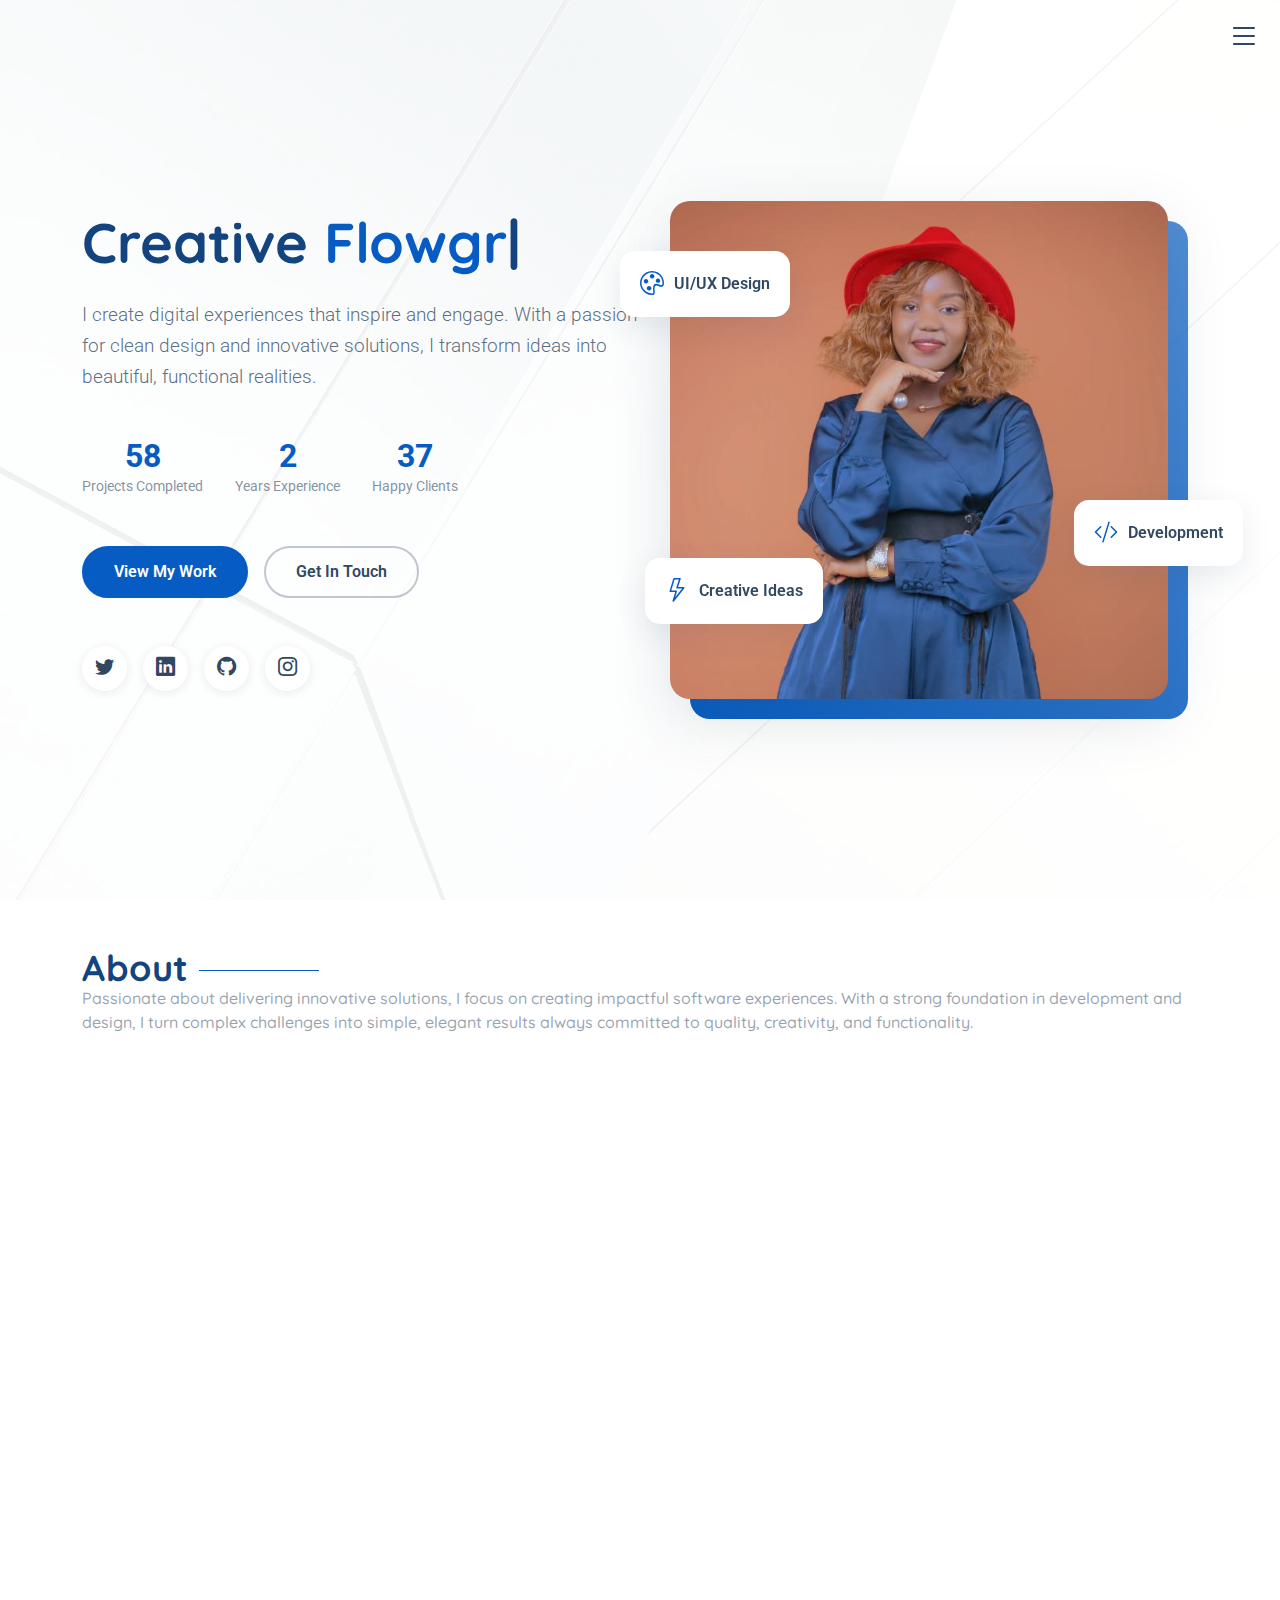
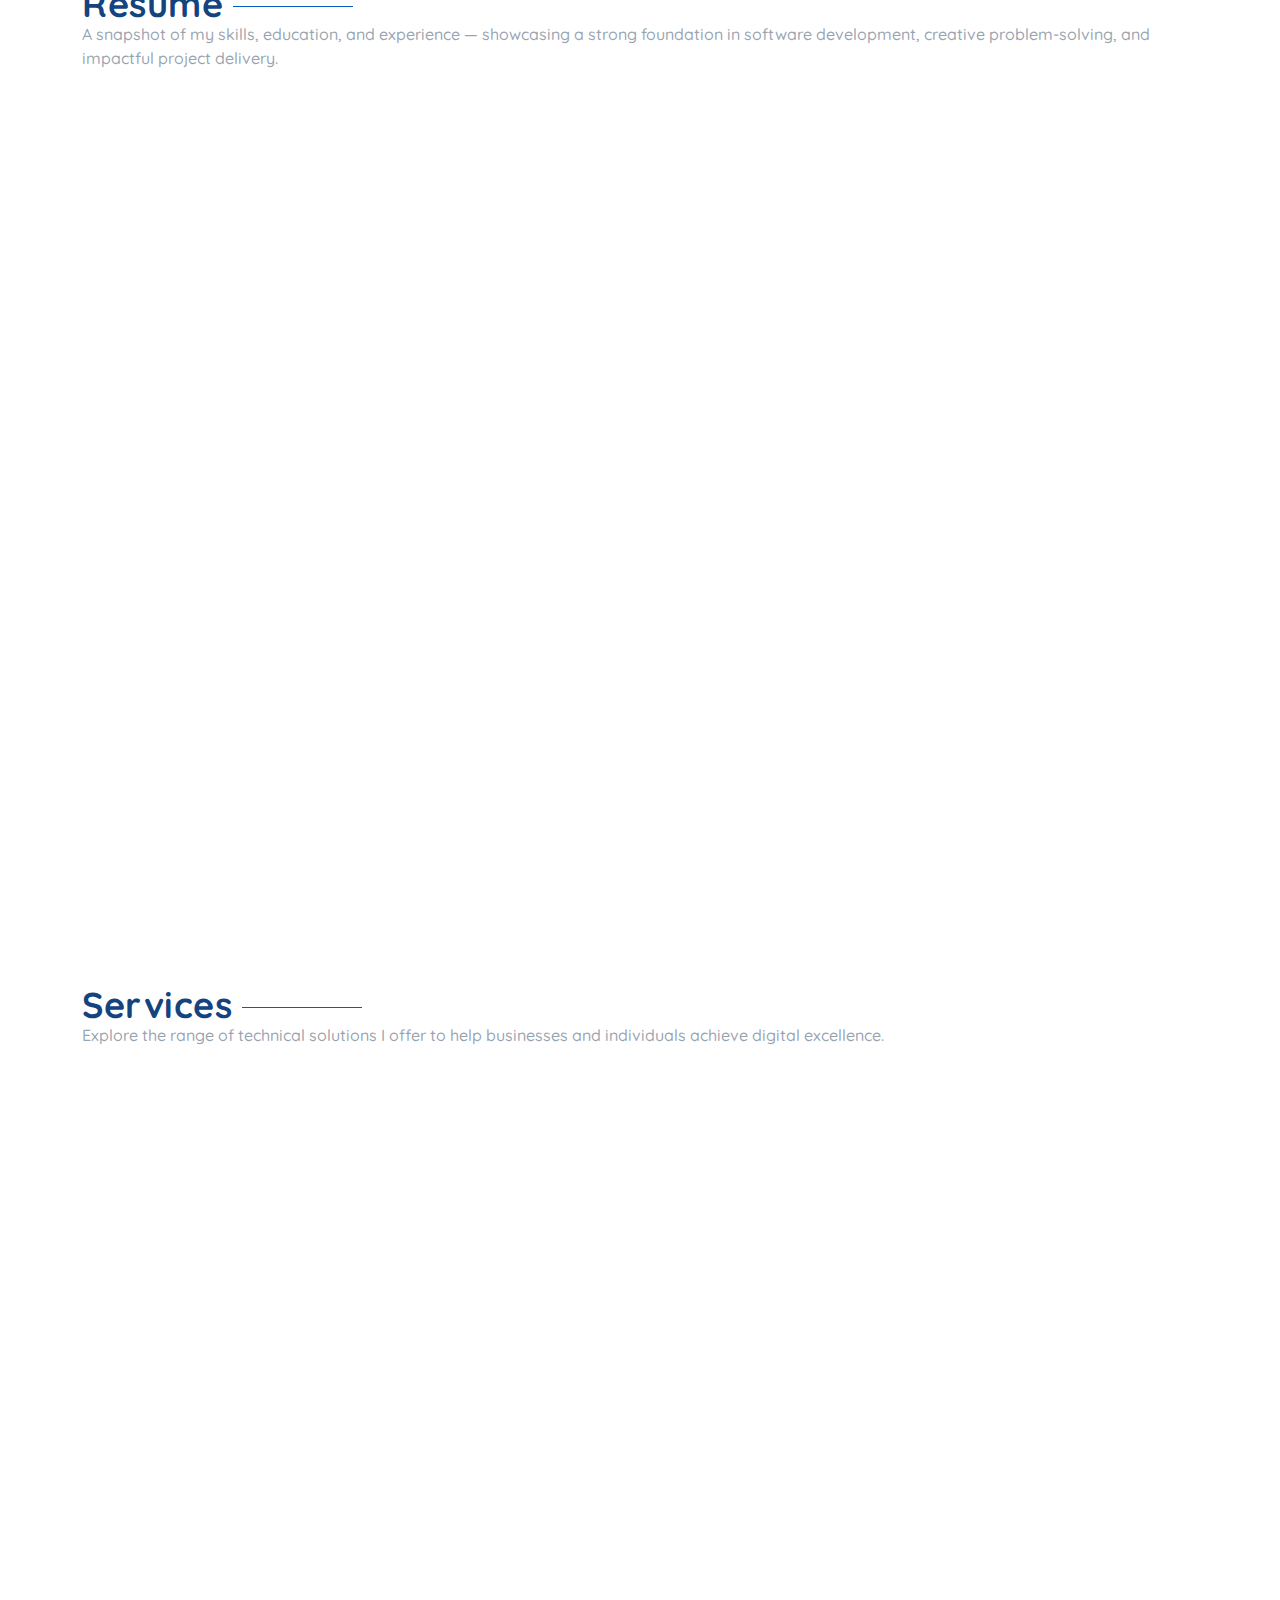
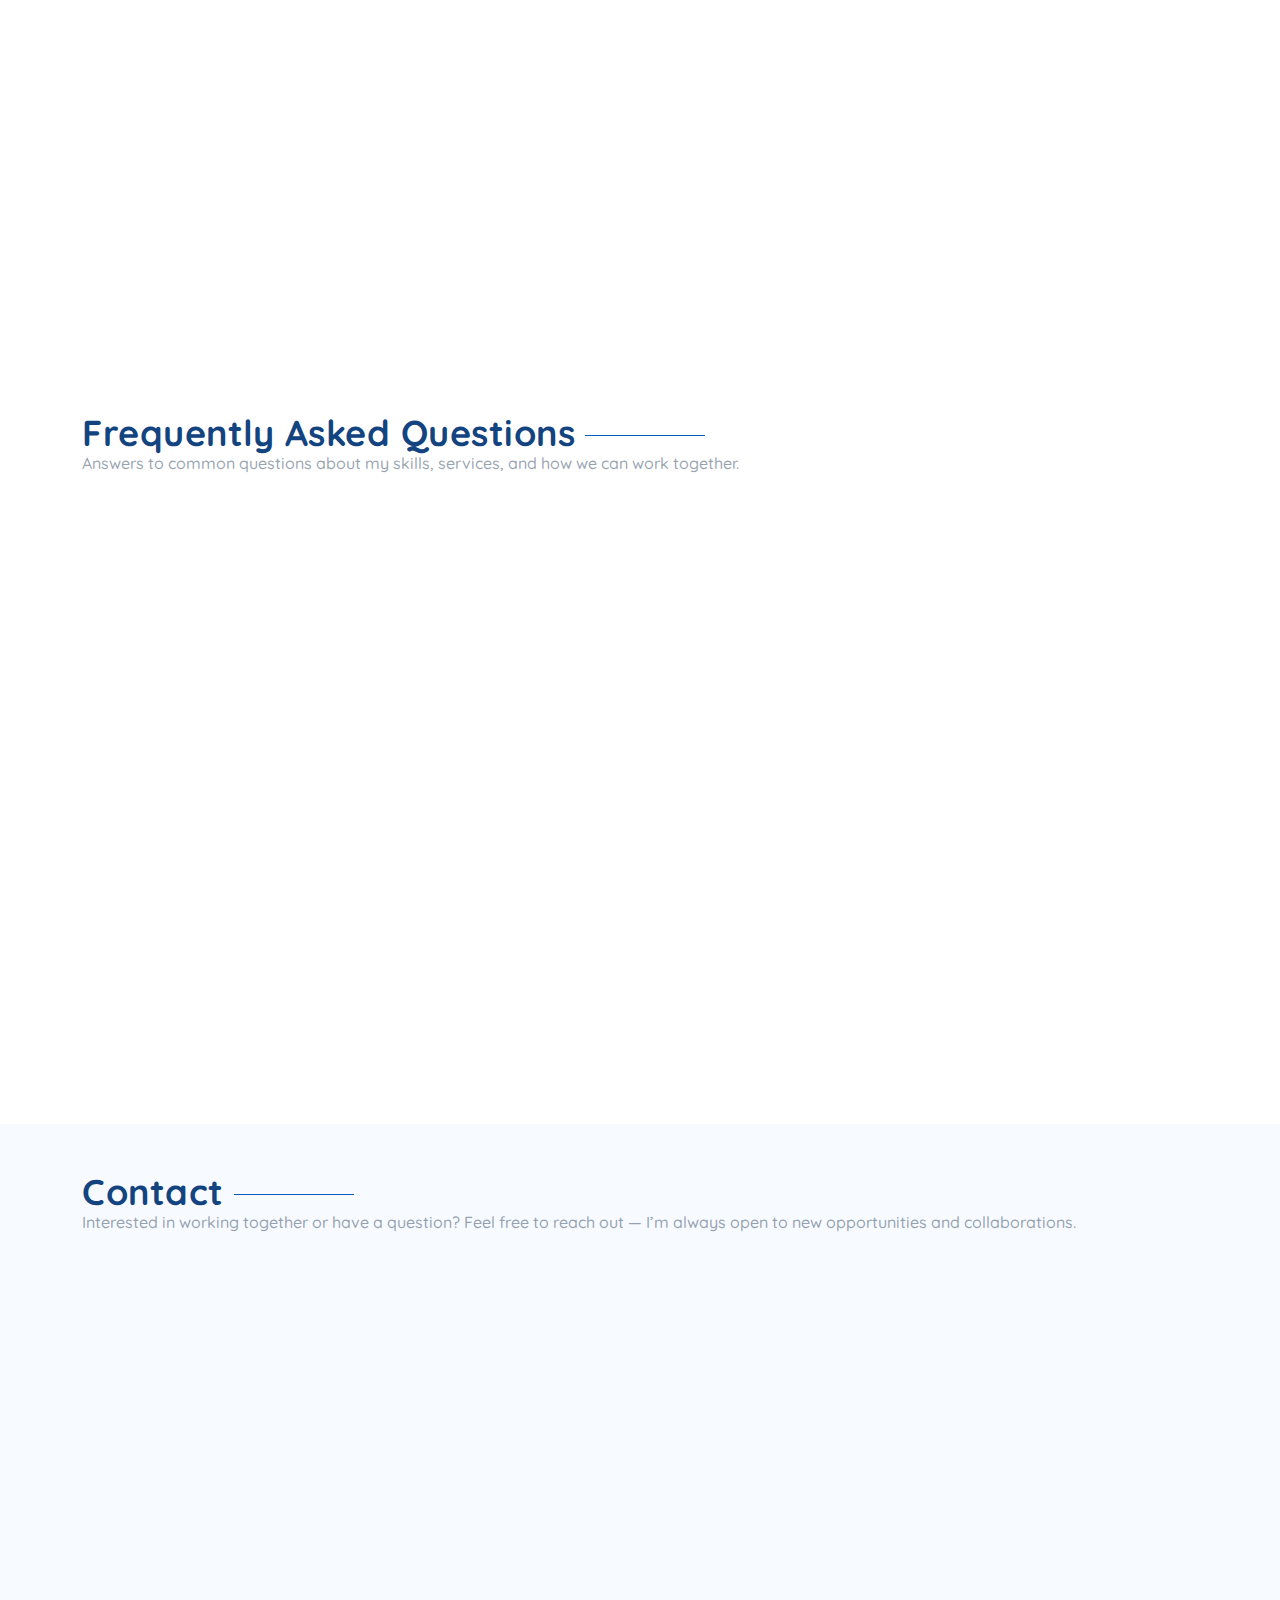
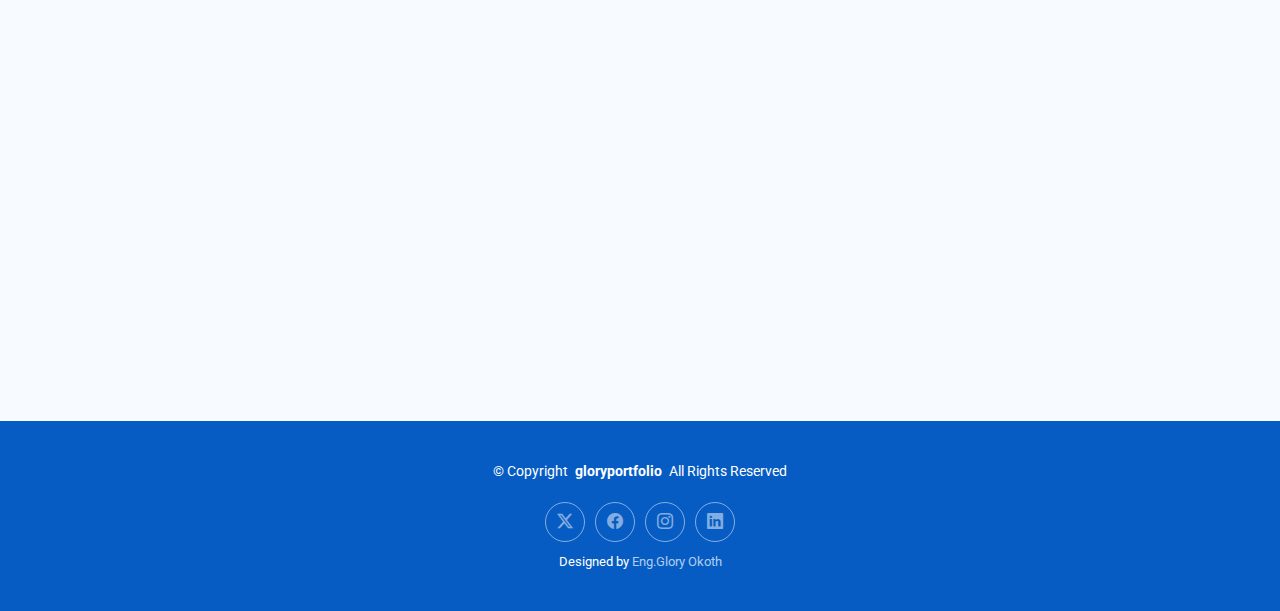
<file: index.html>
<!DOCTYPE html>
<html lang="en">

<head>
  <meta charset="utf-8">
  <meta content="width=device-width, initial-scale=1.0" name="viewport">
  <title>Glory - Portfolio</title>
  <meta name="description" content="">
  <meta name="keywords" content="">

  <!-- Favicons -->
  <link href="assets/img/favicon.png" rel="icon">
  <link href="assets/img/apple-touch-icon.png" rel="apple-touch-icon">

  <!-- Fonts -->
  <link href="https://fonts.googleapis.com" rel="preconnect">
  <link href="https://fonts.gstatic.com" rel="preconnect" crossorigin>
  <link href="https://fonts.googleapis.com/css2?family=Roboto:ital,wght@0,100;0,300;0,400;0,500;0,700;0,900;1,100;1,300;1,400;1,500;1,700;1,900&family=Open+Sans:ital,wght@0,300;0,400;0,500;0,600;0,700;0,800;1,300;1,400;1,500;1,600;1,700;1,800&family=Quicksand:wght@300;400;500;600;700&display=swap" rel="stylesheet">

  <!-- Vendor CSS Files -->
  <link href="assets/vendor/bootstrap/css/bootstrap.min.css" rel="stylesheet">
  <link href="assets/vendor/bootstrap-icons/bootstrap-icons.css" rel="stylesheet">
  <link href="assets/vendor/aos/aos.css" rel="stylesheet">
  <link href="assets/vendor/glightbox/css/glightbox.min.css" rel="stylesheet">
  <link href="assets/vendor/swiper/swiper-bundle.min.css" rel="stylesheet">

  <!-- Main CSS File -->
  <link href="assets/css/main.css" rel="stylesheet">

  <!-- =======================================================
  * Template Name: Style
  * Template URL: https://bootstrapmade.com/style-bootstrap-portfolio-template/
  * Updated: Jul 02 2025 with Bootstrap v5.3.7
  * Author: BootstrapMade.com
  * License: https://bootstrapmade.com/license/
  ======================================================== -->
</head>

<body class="index-page">

  <header id="header" class="header d-flex align-items-center fixed-top">
    <div class="container-fluid position-relative d-flex align-items-center justify-content-between">

      <a href="index.html" class="logo d-flex align-items-center">
        <!-- Uncomment the line below if you also wish to use an image logo -->
        <!-- <img src="assets/img/logo.webp" alt=""> -->
        <!-- Uncomment the line below if you also wish to use an text logo -->
        <!-- <h1 class="sitename">Style</h1>  -->
      </a>

      <nav id="navmenu" class="navmenu">

        <div class="profile-img">
          <img src="assets/img/glory.enc" alt="" class="img-fluid rounded-circle">
        </div>

        <a href="index.html" class="logo d-flex align-items-center justify-content-center active">
          <!-- Uncomment the line below if you also wish to use an image logo -->
          <!-- <img src="assets/img/logo.webp" alt=""> -->
          <h1 class="sitename">Glory Okoth</h1>
        </a>

        <div class="social-links text-center">
          <a href="#" class="twitter"><i class="bi bi-twitter-x"></i></a>
          <a href="#" class="facebook"><i class="bi bi-facebook"></i></a>
          <a href="#" class="instagram"><i class="bi bi-instagram"></i></a>
          <a href="#" class="google-plus"><i class="bi bi-skype"></i></a>
          <a href="#" class="linkedin"><i class="bi bi-linkedin"></i></a>
        </div>

        <ul>
          <li><a href="#hero">Home</a></li>
          <li><a href="#about">About</a></li>
          <li><a href="#resume">Resume</a></li>
          <li><a href="portfolio-details.html">My Projects</a></li>
          <li><a href="#services">Services</a></li>

          <li><a href="#contact">Contact</a></li>
        </ul>
        <i class="mobile-nav-toggle d-xl-none bi bi-list"></i>
      </nav>

    </div>
  </header>

  <main class="main">

    <!-- Hero Section -->
    <section id="hero" class="hero section">

      <div class="container">
        <div class="row g-0 align-items-center">

          <div class="col-lg-6 hero-content" data-aos="fade-right" data-aos-delay="100">
            <div class="content-wrapper">
              <h1 class="hero-title">Creative <span class="typed" data-typed-items="Flowgrammer, Codeva, DevCraft, Scriptora"></span></h1>
              <p class="lead">I create digital experiences that inspire and engage. With a passion for clean design and innovative solutions, I transform ideas into beautiful, functional realities.</p>

              <div class="hero-stats" data-aos="fade-up" data-aos-delay="200">
                <div class="stat-item">
                  <span class="purecounter" data-purecounter-start="0" data-purecounter-end="150" data-purecounter-duration="2">0</span>
                  <span class="stat-label">Projects Completed</span>
                </div>
                <div class="stat-item">
                  <span class="purecounter" data-purecounter-start="0" data-purecounter-end="5" data-purecounter-duration="2">0</span>
                  <span class="stat-label">Years Experience</span>
                </div>
                <div class="stat-item">
                  <span class="purecounter" data-purecounter-start="0" data-purecounter-end="98" data-purecounter-duration="2">0</span>
                  <span class="stat-label">Happy Clients</span>
                </div>
              </div>

              <div class="hero-actions" data-aos="fade-up" data-aos-delay="300">
                <a href="#portfolio" class="btn btn-primary">View My Work</a>
                <a href="#contact" class="btn btn-outline">Get In Touch</a>
              </div>

              <div class="social-links" data-aos="fade-up" data-aos-delay="400">
                <a href="#"><i class="bi bi-twitter"></i></a>
                <a href="#"><i class="bi bi-linkedin"></i></a>
                <a href="https://github.com/gloryakinyi"><i class="bi bi-github"></i></a>
                <a href="#"><i class="bi bi-instagram"></i></a>
              </div>
            </div>
          </div>

          <div class="col-lg-6 hero-image" data-aos="fade-left" data-aos-delay="200">
            <div class="image-container">
              <div class="floating-elements">
                <div class="floating-card card-1" data-aos="zoom-in" data-aos-delay="300">
                  <i class="bi bi-palette"></i>
                  <span>UI/UX Design</span>
                </div>
                <div class="floating-card card-2" data-aos="zoom-in" data-aos-delay="400">
                  <i class="bi bi-code-slash"></i>
                  <span>Development</span>
                </div>
                <div class="floating-card card-3" data-aos="zoom-in" data-aos-delay="500">
                  <i class="bi bi-lightning"></i>
                  <span>Creative Ideas</span>
                </div>
              </div>
              <img src="assets/img/glory.enc" alt="Portfolio Hero" class="img-fluid hero-main-image">
              <div class="image-overlay"></div>
            </div>
          </div>

        </div>
      </div>

    </section><!-- /Hero Section -->

    <!-- About Section -->
    <section id="about" class="about section">

      <!-- Section Title -->
      <div class="container section-title">
        <h2>About</h2>
        <p>Passionate about delivering innovative solutions, I focus on creating impactful software experiences. With a strong foundation in development and design, I turn complex challenges into simple, elegant results always committed to quality, creativity, and functionality.</p>
      </div><!-- End Section Title -->

      <div class="container" data-aos="fade-up" data-aos-delay="100">

        <div class="row align-items-center">

          <div class="col-lg-5" data-aos="fade-right" data-aos-delay="200">
            <div class="profile-image-wrapper">
              <div class="profile-image">
                <img src="assets/img/glo1.jpg" alt="Profile" class="img-fluid">
              </div>
              <div class="signature-section">
                <img src="assets/img/glo2.jpg" alt="Signature" class="signature">
                <p class="quote">Building meaningful digital experiences through creative code.</p>
              </div>
            </div>
          </div>

          <div class="col-lg-7" data-aos="fade-left" data-aos-delay="300">
            <div class="about-content">
              <div class="intro">
                <h2>Hi, I'm Glo - a Creative Developer</h2>
                <p>I blend code with creativity to build thoughtful, user-centered digital experiences. With a passion for clean design and efficient development, I craft websites and applications that are both functional and visually engaging. Whether it's front-end design or full-stack solutions, I bring ideas to life with precision and style.</p>
              </div>

              <div class="skills-grid">

                <div class="skill-item" data-aos="zoom-in" data-aos-delay="400">
                  <div class="skill-icon">
                    <i class="bi bi-palette"></i>
                  </div>
                 <h4>Android Developer</h4>
<p>Skilled in building modern, user-friendly Android applications using Jetpack Compose, Kotlin, Flutter,dart, firebase and Room database for seamless performance and clean UI.</p>
</div>
                <div class="skill-item" data-aos="zoom-in" data-aos-delay="450">
                  <div class="skill-icon">
                    <i class="bi bi-code-slash"></i>
                  </div>
                  <h4>Web Developer</h4>
<p>Experienced in crafting responsive and dynamic websites using HTML, CSS, JavaScript, and modern frameworks to deliver seamless user experiences.</p>
  </div>
                <div class="skill-item" data-aos="zoom-in" data-aos-delay="500">
                  <div class="skill-icon">
                    <i class="bi bi-camera"></i>
                  </div>
                 <h4>Version Control</h4>
<p>Proficient in using Git for efficient version control, collaboration and code management across solo and team-based development projects.</p>

                </div>
              </div>

              <div class="journey-timeline" data-aos="fade-up" data-aos-delay="300">
                <div class="timeline-item">
                  <div class="year">2022</div>
                  <div class="description">Graduated with Bachelor of Science in Software Engineering from Kisii University(Main Campus)</div>
                </div>
                <div class="timeline-item">
                  <div class="year">2022</div>
                  <div class="description">Joined eMobilis Mobile Training Institute as an IT Intern.</div>
                </div>
                <div class="timeline-item">
                  <div class="year">2023</div>
                  <div class="description">Started working at eMobilis Mobile Training Institute as Software Development Lecturer.</div>
                </div>
              </div>

              <div class="cta-section" data-aos="fade-up" data-aos-delay="400">

                <div class="action-buttons">
                  <a href="#portfolio" class="btn btn-primary">View My Work</a>
                  <a href="#" class="btn btn-outline">Download Resume</a>
                </div>
              </div>

            </div>
          </div>

        </div>

      </div>

    </section><!-- /About Section -->

    <!-- Skills Section -->
    <section id="skills" class="skills section">

      <div class="container" data-aos="fade-up" data-aos-delay="100">

        <div class="row">
          <div class="col-lg-8">
            <div class="skills-grid">
              <div class="row g-4">
                <div class="col-md-6" data-aos="flip-left" data-aos-delay="200">
                  <div class="skill-card">
                    <div class="skill-header">
                      <i class="bi bi-code-slash"></i>
                      <h3>Frontend Development</h3>
                    </div>
                    <div class="skills-animation">
                      <div class="skill-item">
                        <div class="skill-info">
                          <span class="skill-name">HTML/CSS</span>
                          <span class="skill-percentage">95%</span>
                        </div>
                        <div class="skill-bar progress">
                          <div class="progress-bar" role="progressbar" aria-valuenow="95" aria-valuemin="0" aria-valuemax="100"></div>
                        </div>
                      </div>

                      <div class="skill-item">
                        <div class="skill-info">
                          <span class="skill-name">JavaScript</span>
                          <span class="skill-percentage">88%</span>
                        </div>
                        <div class="skill-bar progress">
                          <div class="progress-bar" role="progressbar" aria-valuenow="88" aria-valuemin="0" aria-valuemax="100"></div>
                        </div>
                      </div>

                      <div class="skill-item">
                        <div class="skill-info">
                          <span class="skill-name">Vue.js</span>
                          <span class="skill-percentage">82%</span>
                        </div>
                        <div class="skill-bar progress">
                          <div class="progress-bar" role="progressbar" aria-valuenow="82" aria-valuemin="0" aria-valuemax="100"></div>
                        </div>
                      </div>
                    </div>
                  </div><!-- End Frontend Card -->
                </div>

                <div class="col-md-6" data-aos="flip-left" data-aos-delay="300">
                  <div class="skill-card">
                    <div class="skill-header">
                      <i class="bi bi-server"></i>
                      <h3>Backend Development</h3>
                    </div>
                    <div class="skills-animation">
                      <div class="skill-item">
                        <div class="skill-info">
                          <span class="skill-name">Python/PHP</span>
                          <span class="skill-percentage">78%</span>
                        </div>
                        <div class="skill-bar progress">
                          <div class="progress-bar" role="progressbar" aria-valuenow="78" aria-valuemin="0" aria-valuemax="100"></div>
                        </div>
                      </div>

                      <div class="skill-item">
                        <div class="skill-info">
                          <span class="skill-name">Django/Flask/Laravel</span>
                          <span class="skill-percentage">75%</span>
                        </div>
                        <div class="skill-bar progress">
                          <div class="progress-bar" role="progressbar" aria-valuenow="75" aria-valuemin="0" aria-valuemax="100"></div>
                        </div>
                      </div>

                      <div class="skill-item">
                        <div class="skill-info">
                          <span class="skill-name">MySQL, Sqlite, MongoDB and PostgreSQL</span>
                          <span class="skill-percentage">72%</span>
                        </div>
                        <div class="skill-bar progress">
                          <div class="progress-bar" role="progressbar" aria-valuenow="72" aria-valuemin="0" aria-valuemax="100"></div>
                        </div>
                      </div>
                    </div>
                  </div><!-- End Backend Card -->
                </div>

                <div class="col-md-6" data-aos="flip-left" data-aos-delay="400">
                  <div class="skill-card">
                    <div class="skill-header">
                      <i class="bi bi-palette"></i>
                      <h3>Android Development</h3>
                    </div>
                    <div class="skills-animation">
                      <div class="skill-item">
                        <div class="skill-info">
                          <span class="skill-name">Jetpack/Fluter</span>
                          <span class="skill-percentage">85%</span>
                        </div>
                        <div class="skill-bar progress">
                          <div class="progress-bar" role="progressbar" aria-valuenow="85" aria-valuemin="0" aria-valuemax="100"></div>
                        </div>
                      </div>

                      <div class="skill-item">
                        <div class="skill-info">
                          <span class="skill-name">Kotlin/Dart</span>
                          <span class="skill-percentage">70%</span>
                        </div>
                        <div class="skill-bar progress">
                          <div class="progress-bar" role="progressbar" aria-valuenow="70" aria-valuemin="0" aria-valuemax="100"></div>
                        </div>
                      </div>

                      <div class="skill-item">
                        <div class="skill-info">
                          <span class="skill-name">Firebase, Sqlite/Room, APIs</span>
                          <span class="skill-percentage">68%</span>
                        </div>
                        <div class="skill-bar progress">
                          <div class="progress-bar" role="progressbar" aria-valuenow="68" aria-valuemin="0" aria-valuemax="100"></div>
                        </div>
                      </div>
                    </div>
                  </div><!-- End Design Card -->
                </div>

                <div class="col-md-6" data-aos="flip-left" data-aos-delay="400">
                  <div class="skill-card">
                    <div class="skill-header">
                      <i class="bi bi-palette"></i>
                      <h3>Version Control.</h3>
                    </div>
                    <div class="skills-animation">
                      <div class="skill-item">
                        <div class="skill-info">
                          <span class="skill-name">Git and Github</span>
                          <span class="skill-percentage">85%</span>
                        </div>
                        <div class="skill-bar progress">
                          <div class="progress-bar" role="progressbar" aria-valuenow="85" aria-valuemin="0" aria-valuemax="100"></div>
                        </div>
                      </div>

                      <div class="skill-item">
                        <div class="skill-info">
                          <span class="skill-name">Gitlab</span>
                          <span class="skill-percentage">70%</span>
                        </div>
                        <div class="skill-bar progress">
                          <div class="progress-bar" role="progressbar" aria-valuenow="70" aria-valuemin="0" aria-valuemax="100"></div>
                        </div>
                      </div>

                      <div class="skill-item">
                        <div class="skill-info">
                          <span class="skill-name">Bitbucket</span>
                          <span class="skill-percentage">68%</span>
                        </div>
                        <div class="skill-bar progress">
                          <div class="progress-bar" role="progressbar" aria-valuenow="68" aria-valuemin="0" aria-valuemax="100"></div>
                        </div>
                      </div>
                    </div>
                  </div><!-- End Design Card -->
                </div>

                <div class="col-md-6" data-aos="flip-left" data-aos-delay="400">
                  <div class="skill-card">
                    <div class="skill-header">
                      <i class="bi bi-palette"></i>
                      <h3>Design &amp; Tools</h3>
                    </div>
                    <div class="skills-animation">
                      <div class="skill-item">
                        <div class="skill-info">
                          <span class="skill-name">Figma</span>
                          <span class="skill-percentage">85%</span>
                        </div>
                        <div class="skill-bar progress">
                          <div class="progress-bar" role="progressbar" aria-valuenow="85" aria-valuemin="0" aria-valuemax="100"></div>
                        </div>
                      </div>

                      <div class="skill-item">
                        <div class="skill-info">
                          <span class="skill-name">Photoshop</span>
                          <span class="skill-percentage">70%</span>
                        </div>
                        <div class="skill-bar progress">
                          <div class="progress-bar" role="progressbar" aria-valuenow="70" aria-valuemin="0" aria-valuemax="100"></div>
                        </div>
                      </div>

                      <div class="skill-item">
                        <div class="skill-info">
                          <span class="skill-name">Illustrator</span>
                          <span class="skill-percentage">68%</span>
                        </div>
                        <div class="skill-bar progress">
                          <div class="progress-bar" role="progressbar" aria-valuenow="68" aria-valuemin="0" aria-valuemax="100"></div>
                        </div>
                      </div>
                    </div>
                  </div><!-- End Design Card -->
                </div>

                <div class="col-md-6" data-aos="flip-left" data-aos-delay="500">
                  <div class="skill-card">
                    <div class="skill-header">
                      <i class="bi bi-cloud"></i>
                      <h3>Cloud &amp; DevOps</h3>
                    </div>
                    <div class="skills-animation">
                      <div class="skill-item">
                        <div class="skill-info">
                          <span class="skill-name">AWS</span>
                          <span class="skill-percentage">76%</span>
                        </div>
                        <div class="skill-bar progress">
                          <div class="progress-bar" role="progressbar" aria-valuenow="76" aria-valuemin="0" aria-valuemax="100"></div>
                        </div>
                      </div>

                      <div class="skill-item">
                        <div class="skill-info">
                          <span class="skill-name">Docker</span>
                          <span class="skill-percentage">73%</span>
                        </div>
                        <div class="skill-bar progress">
                          <div class="progress-bar" role="progressbar" aria-valuenow="73" aria-valuemin="0" aria-valuemax="100"></div>
                        </div>
                      </div>


                    </div>
                  </div><!-- End DevOps Card -->
                </div>
              </div>
            </div><!-- End Skills Grid -->
          </div>

          <div class="col-lg-4">
            <div class="skills-summary" data-aos="fade-left" data-aos-delay="200">
              <h4>Professional Expertise</h4>
<p>Proficient in delivering end-to-end software solutions with a strong focus on clean code, scalable architecture and user-centered design. Experienced across web, mobile and database technologies with a passion for innovation and continuous learning.</p>

              <div class="summary-stats">
                <div class="stat-item" data-aos="zoom-in" data-aos-delay="300">
                  <div class="stat-circle">
                    <i class="bi bi-trophy"></i>
                  </div>
                  <div class="stat-info">
                    <span class="stat-number">5+</span>
                    <span class="stat-label">Years Experience</span>
                  </div>
                </div>

                <div class="stat-item" data-aos="zoom-in" data-aos-delay="400">
                  <div class="stat-circle">
                    <i class="bi bi-diagram-3"></i>
                  </div>
                  <div class="stat-info">
                    <span class="stat-number">50+</span>
                    <span class="stat-label">Projects Completed</span>
                  </div>
                </div>

                <div class="stat-item" data-aos="zoom-in" data-aos-delay="500">
                  <div class="stat-circle">
                    <i class="bi bi-people"></i>
                  </div>
                  <div class="stat-info">
                    <span class="stat-number">30+</span>
                    <span class="stat-label">Happy Clients</span>
                  </div>
                </div>
              </div>

              <div class="skills-badges" data-aos="fade-up" data-aos-delay="600">
                <h4>Certifications</h4>
                <div class="badge-list">
                  <div class="skill-badge">AWS Certified</div>
                  <div class="skill-badge">Flask/Django Framework Expert</div>
                  <div class="skill-badge">Jetpack Compose Certified</div>
                                    <div class="skill-badge">Flutter/Dart Certified</div>

                  <div class="skill-badge">React Certified</div>
                  <div class="skill-badge">UI/UX Design</div>
                  <div class="skill-badge">CISCO Certified</div>
                </div>
              </div>
            </div><!-- End Skills Summary -->
          </div>
        </div>

      </div>

    </section><!-- /Skills Section -->

   <!-- Resume Section -->
<section id="resume" class="resume section">

  <!-- Section Title -->
  <div class="container section-title">
    <h2>Resume</h2>
    <p>A snapshot of my skills, education, and experience — showcasing a strong foundation in software development, creative problem-solving, and impactful project delivery.</p>
  </div><!-- End Section Title -->

  <div class="container" data-aos="fade-up" data-aos-delay="100">

    <div class="row">
      <!-- Experience Section -->
      <div class="col-lg-6" data-aos="fade-right" data-aos-delay="200">
        <div class="experience-section">
          <div class="section-header">
            <h2><i class="bi bi-briefcase"></i> Professional Experience</h2>
            <p class="section-subtitle">From internships to production-level applications, here is a timeline of my journey in software engineering.</p>
          </div>

          <div class="experience-cards">
            <div class="experience-card" data-aos="zoom-in" data-aos-delay="300">
              <div class="card-header">
                <div class="role-info">
                  <h3>Software Developer/Software Engineer</h3>
                  <h4>eMobilis Mobile Technology Institute</h4>
                </div>
                <span class="duration">2023 - Present</span>
              </div>
              <div class="card-body">
                <p>Building scalable web applications using Django and React, while integrating APIs and managing MySQL databases for client-side systems.</p>
                <ul class="achievements">
                  <li>Developed and deployed 5+ full-stack applications with CI/CD pipelines</li>
                  <li>Reduced bug rate by 30% through test-driven development (TDD)</li>
                  <li>Collaborated in agile sprints with cross-functional teams</li>
                </ul>
              </div>
            </div>

            <div class="experience-card" data-aos="zoom-in" data-aos-delay="400">
              <div class="card-header">
                <div class="role-info">
                  <h3>Android Developer (Intern)</h3>
                  <h4>eMobilis</h4>
                </div>
                <span class="duration">2022 - 2023</span>
              </div>
              <div class="card-body">
                <p>Created mobile applications using Jetpack Compose,Flutter and Room Database, implementing MVVM architecture for optimal performance.</p>
                <ul class="achievements">
                  <li>Integrated Firebase for authentication and real-time updates</li>
                </ul>
              </div>
            </div>
          </div>
        </div>
      </div>

      <!-- Education Section -->
      <div class="col-lg-6" data-aos="fade-left" data-aos-delay="200">
        <div class="education-section">
          <div class="section-header">
            <h2><i class="bi bi-mortarboard"></i> Education</h2>
            <p class="section-subtitle">Formal academic training that built my foundation in technology and innovation.</p>
          </div>

          <div class="education-timeline">
            <div class="timeline-track"></div>

            <div class="education-item" data-aos="slide-up" data-aos-delay="300">
              <div class="timeline-marker"></div>
              <div class="education-content">
                <div class="degree-header">
                  <h3>Bachelor of Science in Software Engineering</h3>
                  <span class="year">2018 - 2022</span>
                </div>
                <h4 class="institution">Kisii University, Main Campus</h4>
                <p>Graduated with Second Class UpperHonors. Specialized in software engineering, data structures, databases, and machine learning.</p>
              </div>
            </div>

            <div class="education-item" data-aos="slide-up" data-aos-delay="400">
              <div class="timeline-marker"></div>
              <div class="education-content">
                <div class="degree-header">
                  <h3>Full Stack Development Certification</h3>
                  <span class="year">2022</span>
                </div>
                <h4 class="institution">eMobilis & Udemy</h4>
                <p>Completed Android track using Kotlin and Jetpack Compose. Built production-ready apps using Room DB, LiveData, and ViewModel.</p>
              </div>
            </div>

            <div class="education-item" data-aos="slide-up" data-aos-delay="500">
              <div class="timeline-marker"></div>
              <div class="education-content">
                <div class="degree-header">
                  <h3>Web Development Bootcamp</h3>
                  <span class="year">2020</span>
                </div>
                <h4 class="institution">freeCodeCamp & Udemy</h4>
                <p>Learned full-stack web development with HTML, CSS, JavaScript, React, Python, and Django.</p>
              </div>
            </div>

          </div>
        </div>
      </div>
    </div>

  </div>

</section><!-- /Resume Section -->


  <!-- Services Section -->
<section id="services" class="services section">

  <!-- Section Title -->
  <div class="container section-title">
    <h2>Services</h2>
    <p>Explore the range of technical solutions I offer to help businesses and individuals achieve digital excellence.</p>
  </div><!-- End Section Title -->

  <div class="container" data-aos="fade-up" data-aos-delay="100">

    <div class="row g-4">

      <!-- Web Development -->
      <div class="col-lg-4 col-md-6" data-aos="fade-up" data-aos-delay="100">
        <div class="service-item">
          <div class="icon">
            <i class="bi bi-code-slash"></i>
          </div>
          <h3>Full-Stack Web Development</h3>
          <p>Custom web applications built with Django, HTML5, CSS3, and JavaScript. From backend logic to responsive UIs, I craft solutions tailored to your business needs.</p>
          <div class="card-links">
            <a href="#" class="link-item">
              Learn More
              <i class="bi bi-arrow-right"></i>
            </a>
          </div>
        </div>
      </div>

      <!-- Mobile Applications -->
      <div class="col-lg-4 col-md-6" data-aos="fade-up" data-aos-delay="200">
        <div class="service-item">
          <div class="icon">
            <i class="bi bi-phone"></i>
          </div>
          <h3>Android App Development</h3>
          <p>Modern, high-performance Android applications using Jetpack Compose and Room Database—ideal for startups, businesses, or academic projects.</p>
          <div class="card-links">
            <a href="#" class="link-item">
              Learn More
              <i class="bi bi-arrow-right"></i>
            </a>
          </div>
        </div>
      </div>

      <!-- Database Integration -->
      <div class="col-lg-4 col-md-6" data-aos="fade-up" data-aos-delay="300">
        <div class="service-item">
          <div class="icon">
            <i class="bi bi-database-check"></i>
          </div>
          <h3>Database Design & Management</h3>
          <p>Scalable and secure MySQL and SQLite database solutions with seamless integration into your web or mobile applications.</p>
          <div class="card-links">
            <a href="#" class="link-item">
              Learn More
              <i class="bi bi-arrow-right"></i>
            </a>
          </div>
        </div>
      </div>

      <!-- UI/UX Design -->
      <div class="col-lg-4 col-md-6" data-aos="fade-up" data-aos-delay="100">
        <div class="service-item">
          <div class="icon">
            <i class="bi bi-easel2"></i>
          </div>
          <h3>UI/UX for Mobile & Web</h3>
          <p>Clean, intuitive user interfaces designed with Jetpack Compose for mobile and Bootstrap for the web—prioritizing accessibility and responsiveness.</p>
          <div class="card-links">
            <a href="#" class="link-item">
              Learn More
              <i class="bi bi-arrow-right"></i>
            </a>
          </div>
        </div>
      </div>

      <!-- Deployment & Hosting -->
      <div class="col-lg-4 col-md-6" data-aos="fade-up" data-aos-delay="200">
        <div class="service-item">
          <div class="icon">
            <i class="bi bi-cloud-upload"></i>
          </div>
          <h3>App Deployment</h3>
          <p>From local builds to live production, I assist in deploying web and mobile apps using services like Railway, Firebase, and GitHub Actions.</p>
          <div class="card-links">
            <a href="#" class="link-item">
              Learn More
              <i class="bi bi-arrow-right"></i>
            </a>
          </div>
        </div>
      </div>

      <!-- Automation & AI Projects -->
      <div class="col-lg-4 col-md-6" data-aos="fade-up" data-aos-delay="300">
        <div class="service-item">
          <div class="icon">
            <i class="bi bi-cpu"></i>
          </div>
          <h3>AI & Automation Integration</h3>
          <p>Leverage the power of automation and intelligent systems in your software projects. Ideal for productivity tools, data-driven apps, and smart systems.</p>
          <div class="card-links">
            <a href="#" class="link-item">
              Learn More
              <i class="bi bi-arrow-right"></i>
            </a>
          </div>
        </div>
      </div>

    </div>

  </div>

</section><!-- /Services Section -->


    <!-- Faq Section -->
<section id="faq" class="faq section">

  <!-- Section Title -->
  <div class="container section-title">
    <h2>Frequently Asked Questions</h2>
    <p>Answers to common questions about my skills, services, and how we can work together.</p>
  </div><!-- End Section Title -->

  <div class="container">
    <div class="row justify-content-center">
      <div class="col-lg-12" data-aos="fade-up" data-aos-delay="100">
        <div class="faq-container">

          <div class="faq-item faq-active">
            <h3>What services do you offer?</h3>
            <div class="faq-content">
              <p>I specialize in front-end and back-end development, mobile app development (Android), UI/UX design, and full-stack web applications. I also offer freelance project support and consultancy.</p>
            </div>
            <i class="faq-toggle bi bi-chevron-right"></i>
          </div><!-- End Faq item-->

          <div class="faq-item">
            <h3>What technologies do you work with?</h3>
            <div class="faq-content">
              <p>I primarily work with Kotlin (Jetpack Compose),Dart(Flutter) Java, HTML/CSS, JavaScript, React, MySQL, MongoDB, and Git. I also use tools like Figma, Firebase, and Android Studio in my workflow.</p>
            </div>
            <i class="faq-toggle bi bi-chevron-right"></i>
          </div><!-- End Faq item-->

          <div class="faq-item">
            <h3>Are you available for freelance or remote work?</h3>
            <div class="faq-content">
              <p>Yes, I’m open to freelance projects and remote work opportunities. You can contact me directly to discuss your project, timeline, and budget.</p>
            </div>
            <i class="faq-toggle bi bi-chevron-right"></i>
          </div><!-- End Faq item-->

          <div class="faq-item">
            <h3>Can you help with design as well as development?</h3>
            <div class="faq-content">
              <p>Absolutely. I have experience in UI/UX design and often handle both design and development to deliver cohesive and user-friendly products.</p>
            </div>
            <i class="faq-toggle bi bi-chevron-right"></i>
          </div><!-- End Faq item-->

          <div class="faq-item">
            <h3>How long does a typical project take?</h3>
            <div class="faq-content">
              <p>Project timelines vary based on scope and complexity. A basic website may take 1–2 weeks, while a more advanced app or system could take several weeks or months. I’ll always give a clear estimate after our initial discussion.</p>
            </div>
            <i class="faq-toggle bi bi-chevron-right"></i>
          </div><!-- End Faq item-->

          <div class="faq-item">
            <h3>How can I get in touch with you?</h3>
            <div class="faq-content">
              <p>You can use the contact form on this site or email me directly. I typically respond within 24 hours. Let’s talk about your ideas!</p>
            </div>
            <i class="faq-toggle bi bi-chevron-right"></i>
          </div><!-- End Faq item-->

        </div>
      </div><!-- End Faq Column -->
    </div>
  </div>

</section><!-- /Faq Section -->


    <!-- Contact Section -->
    <section id="contact" class="contact section light-background">

      <!-- Section Title -->
      <div class="container section-title">
       <h2>Contact</h2>
<p>Interested in working together or have a question? Feel free to reach out — I’m always open to new opportunities and collaborations.</p>
 </div><!-- End Section Title -->

      <div class="container" data-aos="fade-up" data-aos-delay="100">

        <div class="row g-4 g-lg-5">
          <div class="col-lg-5">
            <div class="info-box" data-aos="fade-up" data-aos-delay="200">
              <h3>Contact Info</h3>
<p>Feel free to get in touch for collaborations, project inquiries, or just to say hello. I’m available via email, phone, or social platforms.</p>

              <div class="info-item" data-aos="fade-up" data-aos-delay="400">
                <div class="icon-box">
                  <i class="bi bi-telephone"></i>
                </div>
                <div class="content">
                  <h4>Phone Number</h4>
                  <p>0720245837</p>
                </div>
              </div>

              <div class="info-item" data-aos="fade-up" data-aos-delay="500">
                <div class="icon-box">
                  <i class="bi bi-envelope"></i>
                </div>
                <div class="content">
                  <h4>Email Address</h4>
                  <p>akinyiglory2@gmail.com</p>
                </div>
              </div>
            </div>
          </div>

          <div class="col-lg-7">
            <div class="contact-form" data-aos="fade-up" data-aos-delay="300">
            <h3>Get In Touch</h3>
<p>If you’re interested in working together, starting a project, or just want to say hello — feel free to reach out. I’m always open to new opportunities and meaningful conversations.</p>
  <form action="forms/contact.php" method="post" class="php-email-form" data-aos="fade-up" data-aos-delay="200">
                <div class="row gy-4">

                  <div class="col-md-6">
                    <input type="text" name="name" class="form-control" placeholder="Your Name" required="">
                  </div>

                  <div class="col-md-6 ">
                    <input type="email" class="form-control" name="email" placeholder="Your Email" required="">
                  </div>

                  <div class="col-12">
                    <input type="text" class="form-control" name="subject" placeholder="Subject" required="">
                  </div>

                  <div class="col-12">
                    <textarea class="form-control" name="message" rows="6" placeholder="Message" required=""></textarea>
                  </div>

                  <div class="col-12 text-center">
                    <div class="loading">Loading</div>
                    <div class="error-message"></div>
                    <div class="sent-message">Your message has been sent. Thank you!</div>

                    <button type="submit" class="btn">Send Message</button>
                  </div>

                </div>
              </form>

            </div>
          </div>

        </div>

      </div>

    </section><!-- /Contact Section -->

  </main>

  <footer id="footer" class="footer dark-background">

    <div class="container">
      <div class="copyright text-center ">
        <p>© <span>Copyright</span> <strong class="px-1 sitename">gloryportfolio</strong> <span>All Rights Reserved</span></p>
      </div>
      <div class="social-links d-flex justify-content-center">
        <a href=""><i class="bi bi-twitter-x"></i></a>
        <a href=""><i class="bi bi-facebook"></i></a>
        <a href=""><i class="bi bi-instagram"></i></a>
        <a href=""><i class="bi bi-linkedin"></i></a>
      </div>
      <div class="credits">
        <!-- All the links in the footer should remain intact. -->
        <!-- You can delete the links only if you've purchased the pro version. -->
        <!-- Licensing information: https://bootstrapmade.com/license/ -->
        <!-- Purchase the pro version with working PHP/AJAX contact form: [buy-url] -->
        Designed by <a href="https://bootstrapmade.com/">Eng.Glory Okoth</a>
      </div>
    </div>

  </footer>

  <!-- Scroll Top -->
  <a href="#" id="scroll-top" class="scroll-top d-flex align-items-center justify-content-center"><i class="bi bi-arrow-up-short"></i></a>

  <!-- Vendor JS Files -->
  <script src="assets/vendor/bootstrap/js/bootstrap.bundle.min.js"></script>
  <script src="assets/vendor/php-email-form/validate.js"></script>
  <script src="assets/vendor/aos/aos.js"></script>
  <script src="assets/vendor/purecounter/purecounter_vanilla.js"></script>
  <script src="assets/vendor/typed.js/typed.umd.js"></script>
  <script src="assets/vendor/waypoints/noframework.waypoints.js"></script>
  <script src="assets/vendor/glightbox/js/glightbox.min.js"></script>
  <script src="assets/vendor/imagesloaded/imagesloaded.pkgd.min.js"></script>
  <script src="assets/vendor/isotope-layout/isotope.pkgd.min.js"></script>
  <script src="assets/vendor/swiper/swiper-bundle.min.js"></script>

  <!-- Main JS File -->
  <script src="assets/js/main.js"></script>

</body>

</html>
</file>
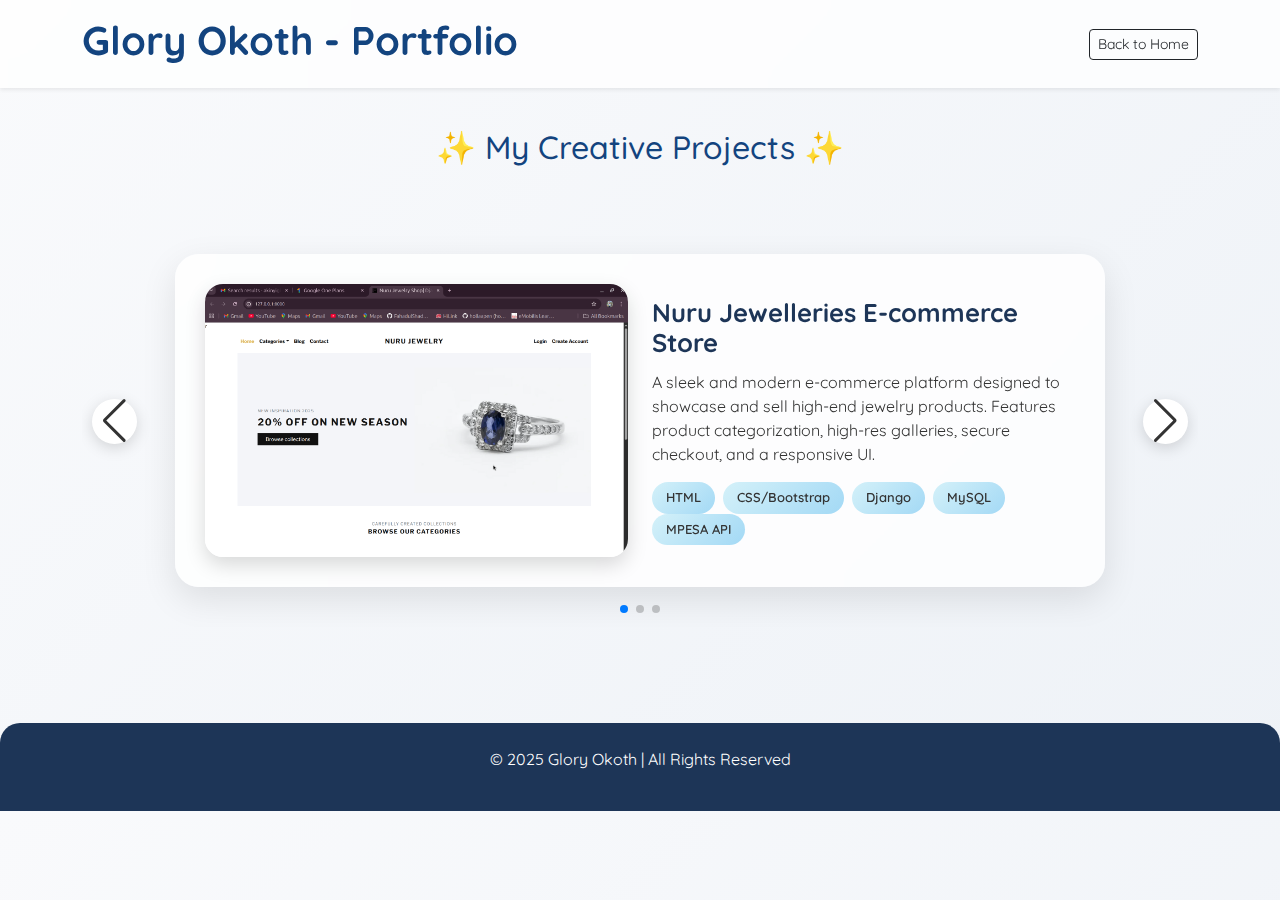
<file: portfolio-details.html>
<!DOCTYPE html>
<html lang="en">

<head>
  <meta charset="utf-8">
  <meta content="width=device-width, initial-scale=1.0" name="viewport">
  <title>Portfolio Showcase</title>

  <!-- Google Fonts -->
  <link href="https://fonts.googleapis.com/css2?family=Quicksand:wght@400;600;700&display=swap" rel="stylesheet">

  <!-- Vendor CSS -->
  <link href="assets/vendor/bootstrap/css/bootstrap.min.css" rel="stylesheet">
  <link href="assets/vendor/bootstrap-icons/bootstrap-icons.css" rel="stylesheet">
  <link href="assets/vendor/aos/aos.css" rel="stylesheet">
  <link href="assets/vendor/swiper/swiper-bundle.min.css" rel="stylesheet">
  <link href="assets/vendor/glightbox/css/glightbox.min.css" rel="stylesheet">

  <!-- Main CSS -->
  <link href="assets/css/main.css" rel="stylesheet">

  <style>
    body {
      font-family: 'Quicksand', sans-serif;
      background: linear-gradient(135deg, #f9fafc, #eef2f7);
      color: #333;
    }

    header {
      backdrop-filter: blur(12px);
      background: rgba(255, 255, 255, 0.75);
    }

    .project-card {
      background: rgba(255, 255, 255, 0.8);
      backdrop-filter: blur(15px);
      border-radius: 24px;
      padding: 30px;
      box-shadow: 0px 12px 35px rgba(0, 0, 0, 0.1);
      transition: transform 0.4s ease, box-shadow 0.4s ease;
    }

    .project-card:hover {
      transform: translateY(-10px);
      box-shadow: 0px 18px 40px rgba(0, 0, 0, 0.15);
    }

    .swiper {
      padding: 40px 0;
    }

    .swiper-slide {
      display: flex;
      justify-content: center;
      align-items: center;
    }

    .project-img img {
      border-radius: 18px;
      box-shadow: 0px 8px 20px rgba(0, 0, 0, 0.15);
      cursor: pointer;
      transition: transform 0.3s ease;
    }

    .project-img img:hover {
      transform: scale(1.05);
    }

    .project-title {
      font-weight: 700;
      font-size: 1.6rem;
      margin-bottom: 12px;
      color: #1d3557;
    }

    .tech-stack span {
      background: linear-gradient(135deg, #d4f1f9, #a3d9f5);
      padding: 6px 14px;
      border-radius: 20px;
      margin-right: 8px;
      font-size: 13px;
      font-weight: 600;
      transition: background 0.3s ease, transform 0.3s ease;
      display: inline-block;
    }

    .tech-stack span:hover {
      background: linear-gradient(135deg, #74c0fc, #5ca9e6);
      color: #fff;
      transform: scale(1.1);
    }

    .swiper-button-prev,
    .swiper-button-next {
      background: #fff;
      border-radius: 50%;
      width: 45px;
      height: 45px;
      box-shadow: 0 4px 15px rgba(0, 0, 0, 0.15);
      color: #333 !important;
      transition: all 0.3s ease;
    }

    .swiper-button-prev:hover,
    .swiper-button-next:hover {
      background: #5ca9e6;
      color: #fff !important;
    }

    footer {
      background: #1d3557;
      color: #fff;
      border-radius: 20px 20px 0 0;
    }
  </style>
</head>

<body>

  <header class="py-3 shadow-sm fixed-top">
    <div class="container d-flex justify-content-between align-items-center">
      <h1 class="fw-bold">Glory Okoth - Portfolio</h1>
      <nav>
        <a href="index.html" class="btn btn-outline-dark btn-sm">Back to Home</a>
      </nav>
    </div>
  </header>

  <main class="main container py-5" style="margin-top: 80px;">

    <h2 class="text-center mb-5" data-aos="fade-up">✨ My Creative Projects ✨</h2>

    <!-- Swiper for Projects -->
    <div class="swiper project-swiper" data-aos="fade-up">
      <div class="swiper-wrapper">

        <!-- Project 1 -->
        <div class="swiper-slide">
          <div class="project-card col-lg-10">
            <div class="row align-items-center">
              <div class="col-md-6 project-img">
                <a href="assets/img/nurujewel.png" class="glightbox"><img src="assets/img/nurujewel.png" class="img-fluid" alt=""></a>
              </div>
              <div class="col-md-6">
                <h3 class="project-title">Nuru Jewelleries E-commerce Store</h3>
                <p>A sleek and modern e-commerce platform designed to showcase and sell high-end jewelry products. Features product categorization, high-res galleries, secure checkout, and a responsive UI.</p>
                <div class="tech-stack">
                  <span>HTML</span><span>CSS/Bootstrap</span><span>Django</span><span>MySQL</span><span>MPESA API</span>
                </div>
              </div>
            </div>
          </div>
        </div>

        <!-- Project 2 -->
        <div class="swiper-slide">
          <div class="project-card col-lg-10">
            <div class="row align-items-center">
              <div class="col-md-6 project-img">
                <a href="assets/img/hotel.jpg" class="glightbox"><img src="assets/img/hotel.jpg" class="img-fluid" alt=""></a>
              </div>
              <div class="col-md-6">
                <h3 class="project-title">Hotel Management System</h3>
                <p>A web-based system to manage administrative tasks, room reservations, customers' billing, receipt generation and sending newsletters to the system's subscribers.</p>
                <div class="tech-stack">
                  <span>Python</span><span>Laravel</span><span>MySQL</span><span>Mpesa API</span>
                </div>
              </div>
            </div>
          </div>
        </div>

        <!-- Project 3 -->
        <div class="swiper-slide">
          <div class="project-card col-lg-10">
            <div class="row align-items-center">
              <div class="col-md-6 project-img">
                <a href="assets/img/masomo.jpg" class="glightbox"><img src="assets/img/masomo.jpg" class="img-fluid" alt=""></a>
              </div>
              <div class="col-md-6">
                <h3 class="project-title">MASOMO School E-Ballot Voting System</h3>
                <p>An online student voting system. Students register, log in, and cast their votes. Voting status and candidate dashboards ensure transparency and ease of use.</p>
                <div class="tech-stack">
                  <span>Python</span><span>Laravel</span><span>MySQL</span><span>Mpesa API</span>
                </div>
              </div>
            </div>
          </div>
        </div>

        <!-- Add more projects similarly -->

      </div>
      <div class="swiper-button-prev"></div>
      <div class="swiper-button-next"></div>
      <div class="swiper-pagination"></div>
    </div>

  </main>

  <footer class="text-center py-4 mt-5">
    <p>&copy; 2025 Glory Okoth | All Rights Reserved</p>
  </footer>

  <!-- Vendor JS -->
  <script src="assets/vendor/bootstrap/js/bootstrap.bundle.min.js"></script>
  <script src="assets/vendor/aos/aos.js"></script>
  <script src="assets/vendor/swiper/swiper-bundle.min.js"></script>
  <script src="assets/vendor/glightbox/js/glightbox.min.js"></script>

  <script>
    AOS.init();

    // Swiper for project showcase
    new Swiper('.project-swiper', {
      loop: true,
      effect: 'fade',
      speed: 900,
      navigation: {
        nextEl: '.swiper-button-next',
        prevEl: '.swiper-button-prev'
      },
      pagination: {
        el: '.swiper-pagination',
        clickable: true
      }
    });

    // Lightbox for images
    const lightbox = GLightbox({
      touchNavigation: true,
      loop: true,
      zoomable: true
    });
  </script>

</body>
</html>
</file>
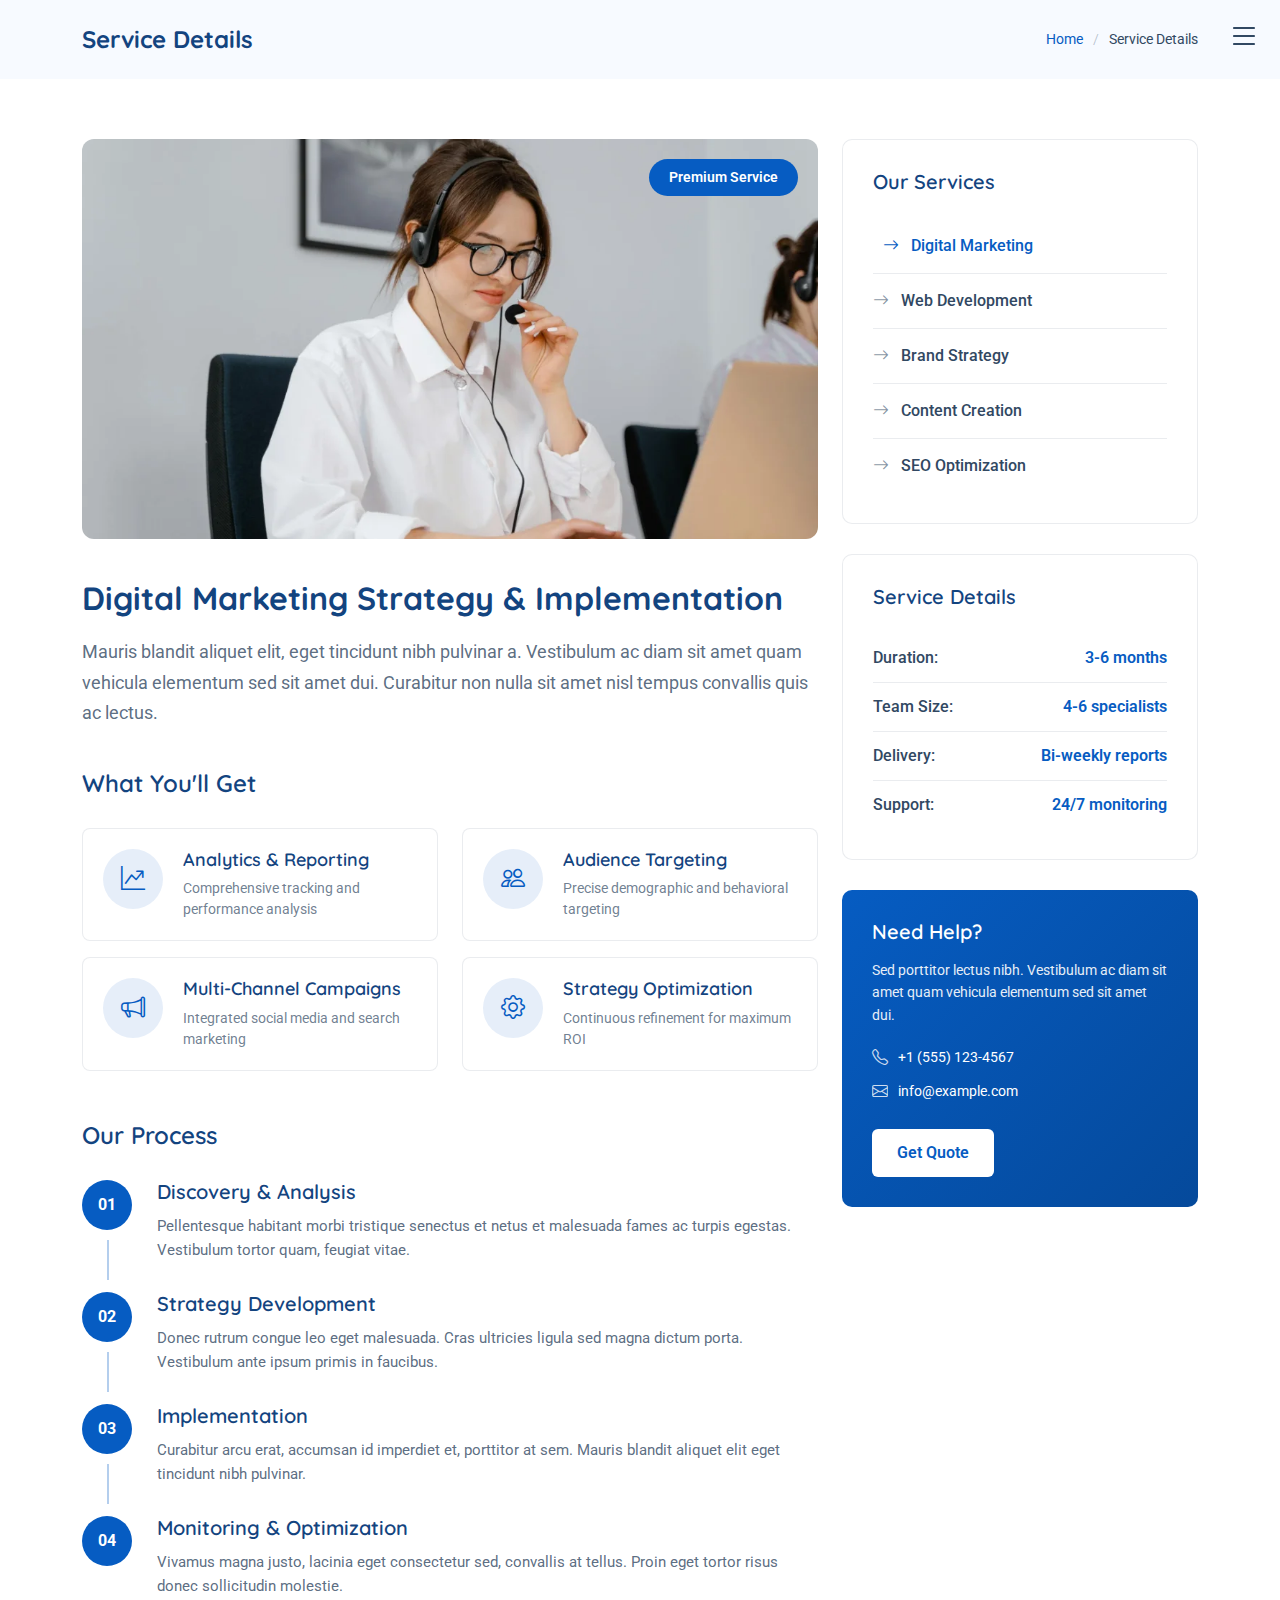
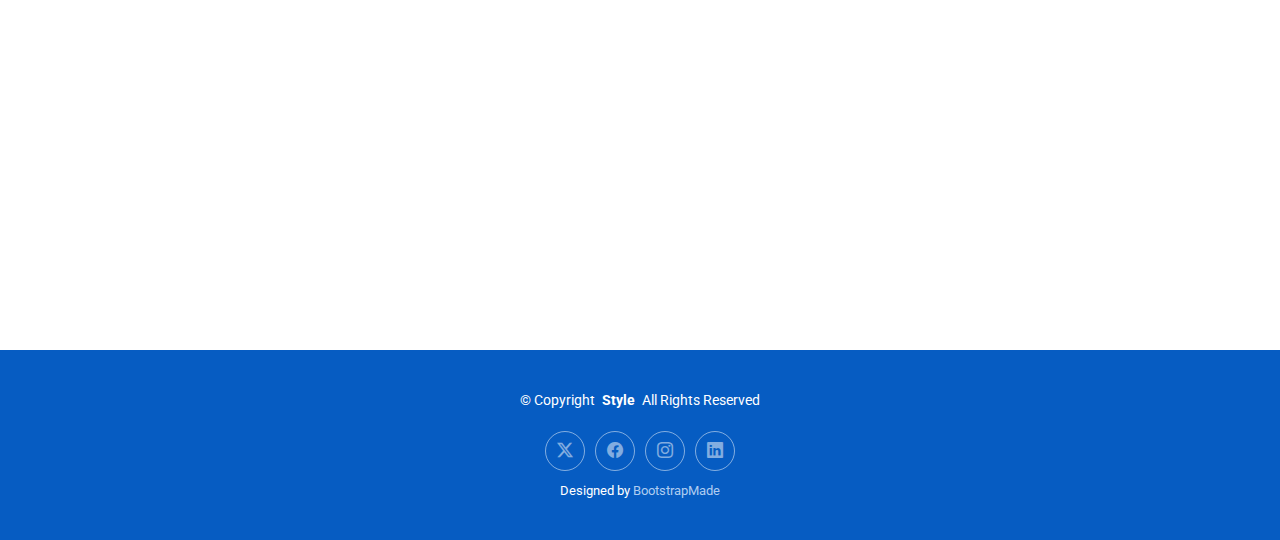
<file: service-details.html>
<!DOCTYPE html>
<html lang="en">

<head>
  <meta charset="utf-8">
  <meta content="width=device-width, initial-scale=1.0" name="viewport">
  <title>Service Details - Style Bootstrap Template</title>
  <meta name="description" content="">
  <meta name="keywords" content="">

  <!-- Favicons -->
  <link href="assets/img/favicon.png" rel="icon">
  <link href="assets/img/apple-touch-icon.png" rel="apple-touch-icon">

  <!-- Fonts -->
  <link href="https://fonts.googleapis.com" rel="preconnect">
  <link href="https://fonts.gstatic.com" rel="preconnect" crossorigin>
  <link href="https://fonts.googleapis.com/css2?family=Roboto:ital,wght@0,100;0,300;0,400;0,500;0,700;0,900;1,100;1,300;1,400;1,500;1,700;1,900&family=Open+Sans:ital,wght@0,300;0,400;0,500;0,600;0,700;0,800;1,300;1,400;1,500;1,600;1,700;1,800&family=Quicksand:wght@300;400;500;600;700&display=swap" rel="stylesheet">

  <!-- Vendor CSS Files -->
  <link href="assets/vendor/bootstrap/css/bootstrap.min.css" rel="stylesheet">
  <link href="assets/vendor/bootstrap-icons/bootstrap-icons.css" rel="stylesheet">
  <link href="assets/vendor/aos/aos.css" rel="stylesheet">
  <link href="assets/vendor/glightbox/css/glightbox.min.css" rel="stylesheet">
  <link href="assets/vendor/swiper/swiper-bundle.min.css" rel="stylesheet">

  <!-- Main CSS File -->
  <link href="assets/css/main.css" rel="stylesheet">

  <!-- =======================================================
  * Template Name: Style
  * Template URL: https://bootstrapmade.com/style-bootstrap-portfolio-template/
  * Updated: Jul 02 2025 with Bootstrap v5.3.7
  * Author: BootstrapMade.com
  * License: https://bootstrapmade.com/license/
  ======================================================== -->
</head>

<body class="service-details-page">

  <header id="header" class="header d-flex align-items-center fixed-top">
    <div class="container-fluid position-relative d-flex align-items-center justify-content-between">

      <a href="index.html" class="logo d-flex align-items-center">
        <!-- Uncomment the line below if you also wish to use an image logo -->
        <!-- <img src="assets/img/logo.webp" alt=""> -->
        <!-- Uncomment the line below if you also wish to use an text logo -->
        <!-- <h1 class="sitename">Style</h1>  -->
      </a>

      <nav id="navmenu" class="navmenu">

        <div class="profile-img">
          <img src="assets/img/profile/profile-square-1.webp" alt="" class="img-fluid rounded-circle">
        </div>

        <a href="index.html" class="logo d-flex align-items-center justify-content-center">
          <!-- Uncomment the line below if you also wish to use an image logo -->
          <!-- <img src="assets/img/logo.webp" alt=""> -->
          <h1 class="sitename">Alex Smith</h1>
        </a>

        <div class="social-links text-center">
          <a href="#" class="twitter"><i class="bi bi-twitter-x"></i></a>
          <a href="#" class="facebook"><i class="bi bi-facebook"></i></a>
          <a href="#" class="instagram"><i class="bi bi-instagram"></i></a>
          <a href="#" class="google-plus"><i class="bi bi-skype"></i></a>
          <a href="#" class="linkedin"><i class="bi bi-linkedin"></i></a>
        </div>

        <ul>
          <li><a href="#hero">Home</a></li>
          <li><a href="#about">About</a></li>
          <li><a href="#resume">Resume</a></li>
          <li><a href="#portfolio">Portfolio</a></li>
          <li><a href="#services">Services</a></li>
          <li class="dropdown"><a href="#"><span>Dropdown</span> <i class="bi bi-chevron-down toggle-dropdown"></i></a>
            <ul>
              <li><a href="#">Dropdown 1</a></li>
              <li class="dropdown"><a href="#"><span>Deep Dropdown</span> <i class="bi bi-chevron-down toggle-dropdown"></i></a>
                <ul>
                  <li><a href="#">Deep Dropdown 1</a></li>
                  <li><a href="#">Deep Dropdown 2</a></li>
                  <li><a href="#">Deep Dropdown 3</a></li>
                  <li><a href="#">Deep Dropdown 4</a></li>
                  <li><a href="#">Deep Dropdown 5</a></li>
                </ul>
              </li>
              <li><a href="#">Dropdown 2</a></li>
              <li><a href="#">Dropdown 3</a></li>
              <li><a href="#">Dropdown 4</a></li>
            </ul>
          </li>
          <li><a href="#contact">Contact</a></li>
        </ul>
        <i class="mobile-nav-toggle d-xl-none bi bi-list"></i>
      </nav>

    </div>
  </header>

  <main class="main">

    <!-- Page Title -->
    <div class="page-title light-background">
      <div class="container d-lg-flex justify-content-between align-items-center">
        <h1 class="mb-2 mb-lg-0">Service Details</h1>
        <nav class="breadcrumbs">
          <ol>
            <li><a href="index.html">Home</a></li>
            <li class="current">Service Details</li>
          </ol>
        </nav>
      </div>
    </div><!-- End Page Title -->

    <!-- Service Details Section -->
    <section id="service-details" class="service-details section">

      <div class="container" data-aos="fade-up" data-aos-delay="100">

        <div class="row gy-5">

          <div class="col-lg-8" data-aos="fade-up" data-aos-delay="200">
            <div class="service-hero">
              <img src="assets/img/services/services-7.webp" alt="" class="img-fluid">
              <div class="service-badge">
                <span>Premium Service</span>
              </div>
            </div>

            <div class="service-content">
              <div class="service-header">
                <h2>Digital Marketing Strategy &amp; Implementation</h2>
                <p class="service-intro">Mauris blandit aliquet elit, eget tincidunt nibh pulvinar a. Vestibulum ac diam sit amet quam vehicula elementum sed sit amet dui. Curabitur non nulla sit amet nisl tempus convallis quis ac lectus.</p>
              </div>

              <div class="service-features">
                <h4>What You'll Get</h4>
                <div class="row gy-3">
                  <div class="col-md-6">
                    <div class="feature-item">
                      <div class="feature-icon">
                        <i class="bi bi-graph-up-arrow"></i>
                      </div>
                      <div class="feature-content">
                        <h5>Analytics &amp; Reporting</h5>
                        <p>Comprehensive tracking and performance analysis</p>
                      </div>
                    </div>
                  </div>
                  <div class="col-md-6">
                    <div class="feature-item">
                      <div class="feature-icon">
                        <i class="bi bi-people"></i>
                      </div>
                      <div class="feature-content">
                        <h5>Audience Targeting</h5>
                        <p>Precise demographic and behavioral targeting</p>
                      </div>
                    </div>
                  </div>
                  <div class="col-md-6">
                    <div class="feature-item">
                      <div class="feature-icon">
                        <i class="bi bi-megaphone"></i>
                      </div>
                      <div class="feature-content">
                        <h5>Multi-Channel Campaigns</h5>
                        <p>Integrated social media and search marketing</p>
                      </div>
                    </div>
                  </div>
                  <div class="col-md-6">
                    <div class="feature-item">
                      <div class="feature-icon">
                        <i class="bi bi-gear"></i>
                      </div>
                      <div class="feature-content">
                        <h5>Strategy Optimization</h5>
                        <p>Continuous refinement for maximum ROI</p>
                      </div>
                    </div>
                  </div>
                </div>
              </div>

              <div class="service-process">
                <h4>Our Process</h4>
                <div class="process-steps">
                  <div class="process-step">
                    <div class="step-number">01</div>
                    <div class="step-content">
                      <h5>Discovery &amp; Analysis</h5>
                      <p>Pellentesque habitant morbi tristique senectus et netus et malesuada fames ac turpis egestas. Vestibulum tortor quam, feugiat vitae.</p>
                    </div>
                  </div>
                  <div class="process-step">
                    <div class="step-number">02</div>
                    <div class="step-content">
                      <h5>Strategy Development</h5>
                      <p>Donec rutrum congue leo eget malesuada. Cras ultricies ligula sed magna dictum porta. Vestibulum ante ipsum primis in faucibus.</p>
                    </div>
                  </div>
                  <div class="process-step">
                    <div class="step-number">03</div>
                    <div class="step-content">
                      <h5>Implementation</h5>
                      <p>Curabitur arcu erat, accumsan id imperdiet et, porttitor at sem. Mauris blandit aliquet elit eget tincidunt nibh pulvinar.</p>
                    </div>
                  </div>
                  <div class="process-step">
                    <div class="step-number">04</div>
                    <div class="step-content">
                      <h5>Monitoring &amp; Optimization</h5>
                      <p>Vivamus magna justo, lacinia eget consectetur sed, convallis at tellus. Proin eget tortor risus donec sollicitudin molestie.</p>
                    </div>
                  </div>
                </div>
              </div>

              <div class="service-gallery" data-aos="fade-up" data-aos-delay="300">
                <h4>Project Showcase</h4>
                <div class="row gy-3">
                  <div class="col-md-4">
                    <img src="assets/img/services/services-2.webp" alt="" class="img-fluid rounded">
                  </div>
                  <div class="col-md-4">
                    <img src="assets/img/services/services-8.webp" alt="" class="img-fluid rounded">
                  </div>
                  <div class="col-md-4">
                    <img src="assets/img/services/services-11.webp" alt="" class="img-fluid rounded">
                  </div>
                </div>
              </div>
            </div>
          </div>

          <div class="col-lg-4" data-aos="fade-up" data-aos-delay="400">
            <div class="service-sidebar">

              <div class="service-menu">
                <h4>Our Services</h4>
                <div class="menu-list">
                  <a href="#" class="menu-item active">
                    <i class="bi bi-arrow-right"></i>
                    <span>Digital Marketing</span>
                  </a>
                  <a href="#" class="menu-item">
                    <i class="bi bi-arrow-right"></i>
                    <span>Web Development</span>
                  </a>
                  <a href="#" class="menu-item">
                    <i class="bi bi-arrow-right"></i>
                    <span>Brand Strategy</span>
                  </a>
                  <a href="#" class="menu-item">
                    <i class="bi bi-arrow-right"></i>
                    <span>Content Creation</span>
                  </a>
                  <a href="#" class="menu-item">
                    <i class="bi bi-arrow-right"></i>
                    <span>SEO Optimization</span>
                  </a>
                </div>
              </div>

              <div class="service-info">
                <h4>Service Details</h4>
                <div class="info-list">
                  <div class="info-item">
                    <span class="info-label">Duration:</span>
                    <span class="info-value">3-6 months</span>
                  </div>
                  <div class="info-item">
                    <span class="info-label">Team Size:</span>
                    <span class="info-value">4-6 specialists</span>
                  </div>
                  <div class="info-item">
                    <span class="info-label">Delivery:</span>
                    <span class="info-value">Bi-weekly reports</span>
                  </div>
                  <div class="info-item">
                    <span class="info-label">Support:</span>
                    <span class="info-value">24/7 monitoring</span>
                  </div>
                </div>
              </div>

              <div class="contact-card">
                <div class="contact-content">
                  <h4>Need Help?</h4>
                  <p>Sed porttitor lectus nibh. Vestibulum ac diam sit amet quam vehicula elementum sed sit amet dui.</p>
                  <div class="contact-info">
                    <div class="contact-item">
                      <i class="bi bi-telephone"></i>
                      <span>+1 (555) 123-4567</span>
                    </div>
                    <div class="contact-item">
                      <i class="bi bi-envelope"></i>
                      <span>info@example.com</span>
                    </div>
                  </div>
                  <a href="#" class="btn btn-primary">Get Quote</a>
                </div>
              </div>

            </div>
          </div>

        </div>

      </div>

    </section><!-- /Service Details Section -->

  </main>

  <footer id="footer" class="footer dark-background">

    <div class="container">
      <div class="copyright text-center ">
        <p>© <span>Copyright</span> <strong class="px-1 sitename">Style</strong> <span>All Rights Reserved</span></p>
      </div>
      <div class="social-links d-flex justify-content-center">
        <a href=""><i class="bi bi-twitter-x"></i></a>
        <a href=""><i class="bi bi-facebook"></i></a>
        <a href=""><i class="bi bi-instagram"></i></a>
        <a href=""><i class="bi bi-linkedin"></i></a>
      </div>
      <div class="credits">
        <!-- All the links in the footer should remain intact. -->
        <!-- You can delete the links only if you've purchased the pro version. -->
        <!-- Licensing information: https://bootstrapmade.com/license/ -->
        <!-- Purchase the pro version with working PHP/AJAX contact form: [buy-url] -->
        Designed by <a href="https://bootstrapmade.com/">BootstrapMade</a>
      </div>
    </div>

  </footer>

  <!-- Scroll Top -->
  <a href="#" id="scroll-top" class="scroll-top d-flex align-items-center justify-content-center"><i class="bi bi-arrow-up-short"></i></a>

  <!-- Vendor JS Files -->
  <script src="assets/vendor/bootstrap/js/bootstrap.bundle.min.js"></script>
  <script src="assets/vendor/php-email-form/validate.js"></script>
  <script src="assets/vendor/aos/aos.js"></script>
  <script src="assets/vendor/purecounter/purecounter_vanilla.js"></script>
  <script src="assets/vendor/typed.js/typed.umd.js"></script>
  <script src="assets/vendor/waypoints/noframework.waypoints.js"></script>
  <script src="assets/vendor/glightbox/js/glightbox.min.js"></script>
  <script src="assets/vendor/imagesloaded/imagesloaded.pkgd.min.js"></script>
  <script src="assets/vendor/isotope-layout/isotope.pkgd.min.js"></script>
  <script src="assets/vendor/swiper/swiper-bundle.min.js"></script>

  <!-- Main JS File -->
  <script src="assets/js/main.js"></script>

</body>

</html>
</file>
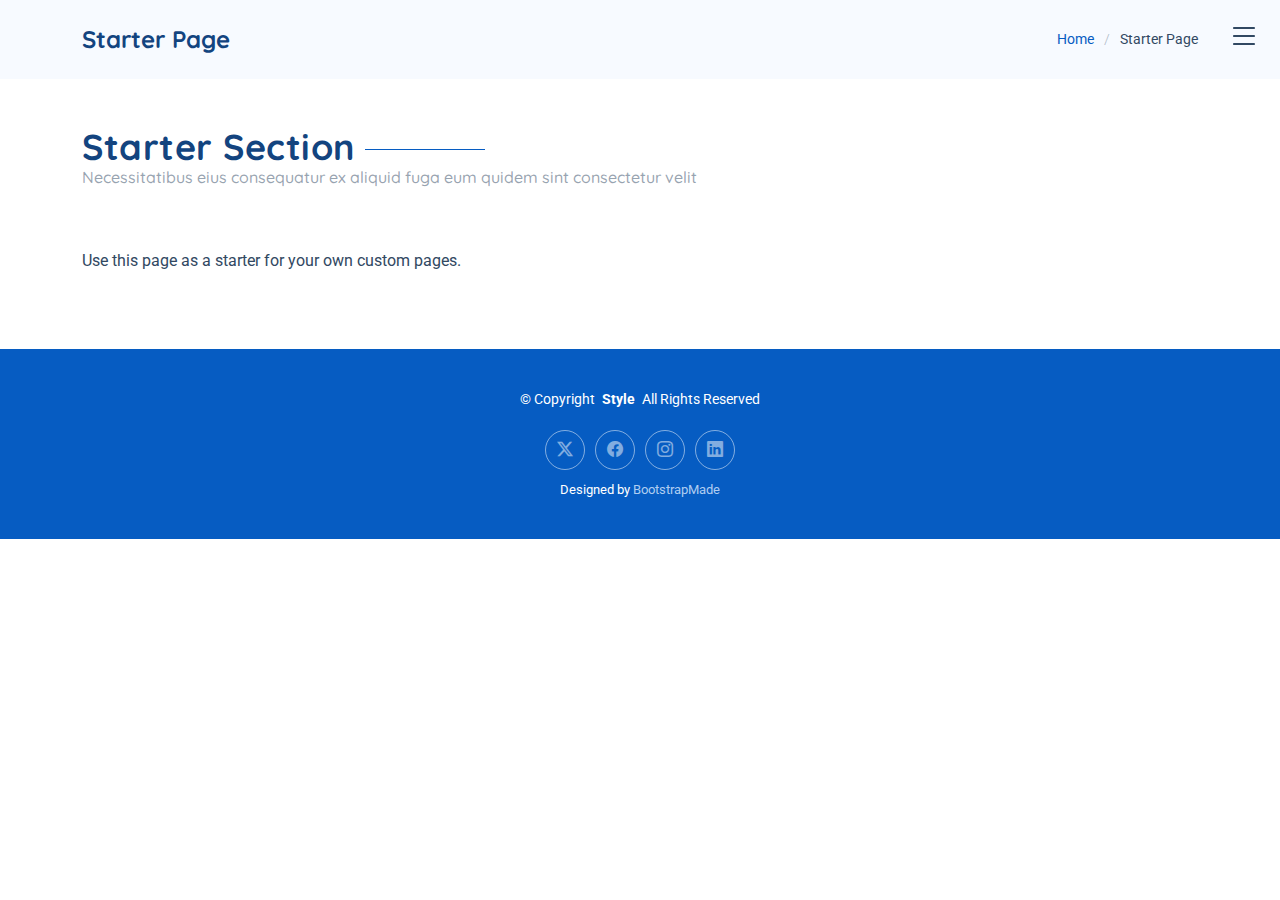
<file: starter-page.html>
<!DOCTYPE html>
<html lang="en">

<head>
  <meta charset="utf-8">
  <meta content="width=device-width, initial-scale=1.0" name="viewport">
  <title>Starter Page - Style Bootstrap Template</title>
  <meta name="description" content="">
  <meta name="keywords" content="">

  <!-- Favicons -->
  <link href="assets/img/favicon.png" rel="icon">
  <link href="assets/img/apple-touch-icon.png" rel="apple-touch-icon">

  <!-- Fonts -->
  <link href="https://fonts.googleapis.com" rel="preconnect">
  <link href="https://fonts.gstatic.com" rel="preconnect" crossorigin>
  <link href="https://fonts.googleapis.com/css2?family=Roboto:ital,wght@0,100;0,300;0,400;0,500;0,700;0,900;1,100;1,300;1,400;1,500;1,700;1,900&family=Open+Sans:ital,wght@0,300;0,400;0,500;0,600;0,700;0,800;1,300;1,400;1,500;1,600;1,700;1,800&family=Quicksand:wght@300;400;500;600;700&display=swap" rel="stylesheet">

  <!-- Vendor CSS Files -->
  <link href="assets/vendor/bootstrap/css/bootstrap.min.css" rel="stylesheet">
  <link href="assets/vendor/bootstrap-icons/bootstrap-icons.css" rel="stylesheet">
  <link href="assets/vendor/aos/aos.css" rel="stylesheet">
  <link href="assets/vendor/glightbox/css/glightbox.min.css" rel="stylesheet">
  <link href="assets/vendor/swiper/swiper-bundle.min.css" rel="stylesheet">

  <!-- Main CSS File -->
  <link href="assets/css/main.css" rel="stylesheet">

  <!-- =======================================================
  * Template Name: Style
  * Template URL: https://bootstrapmade.com/style-bootstrap-portfolio-template/
  * Updated: Jul 02 2025 with Bootstrap v5.3.7
  * Author: BootstrapMade.com
  * License: https://bootstrapmade.com/license/
  ======================================================== -->
</head>

<body class="starter-page-page">

  <header id="header" class="header d-flex align-items-center fixed-top">
    <div class="container-fluid position-relative d-flex align-items-center justify-content-between">

      <a href="index.html" class="logo d-flex align-items-center">
        <!-- Uncomment the line below if you also wish to use an image logo -->
        <!-- <img src="assets/img/logo.webp" alt=""> -->
        <!-- Uncomment the line below if you also wish to use an text logo -->
        <!-- <h1 class="sitename">Style</h1>  -->
      </a>

      <nav id="navmenu" class="navmenu">

        <div class="profile-img">
          <img src="assets/img/profile/profile-square-1.webp" alt="" class="img-fluid rounded-circle">
        </div>

        <a href="index.html" class="logo d-flex align-items-center justify-content-center">
          <!-- Uncomment the line below if you also wish to use an image logo -->
          <!-- <img src="assets/img/logo.webp" alt=""> -->
          <h1 class="sitename">Alex Smith</h1>
        </a>

        <div class="social-links text-center">
          <a href="#" class="twitter"><i class="bi bi-twitter-x"></i></a>
          <a href="#" class="facebook"><i class="bi bi-facebook"></i></a>
          <a href="#" class="instagram"><i class="bi bi-instagram"></i></a>
          <a href="#" class="google-plus"><i class="bi bi-skype"></i></a>
          <a href="#" class="linkedin"><i class="bi bi-linkedin"></i></a>
        </div>

        <ul>
          <li><a href="#hero">Home</a></li>
          <li><a href="#about">About</a></li>
          <li><a href="#resume">Resume</a></li>
          <li><a href="#portfolio">Portfolio</a></li>
          <li><a href="#services">Services</a></li>
          <li class="dropdown"><a href="#"><span>Dropdown</span> <i class="bi bi-chevron-down toggle-dropdown"></i></a>
            <ul>
              <li><a href="#">Dropdown 1</a></li>
              <li class="dropdown"><a href="#"><span>Deep Dropdown</span> <i class="bi bi-chevron-down toggle-dropdown"></i></a>
                <ul>
                  <li><a href="#">Deep Dropdown 1</a></li>
                  <li><a href="#">Deep Dropdown 2</a></li>
                  <li><a href="#">Deep Dropdown 3</a></li>
                  <li><a href="#">Deep Dropdown 4</a></li>
                  <li><a href="#">Deep Dropdown 5</a></li>
                </ul>
              </li>
              <li><a href="#">Dropdown 2</a></li>
              <li><a href="#">Dropdown 3</a></li>
              <li><a href="#">Dropdown 4</a></li>
            </ul>
          </li>
          <li><a href="#contact">Contact</a></li>
        </ul>
        <i class="mobile-nav-toggle d-xl-none bi bi-list"></i>
      </nav>

    </div>
  </header>

  <main class="main">

    <!-- Page Title -->
    <div class="page-title light-background">
      <div class="container d-lg-flex justify-content-between align-items-center">
        <h1 class="mb-2 mb-lg-0">Starter Page</h1>
        <nav class="breadcrumbs">
          <ol>
            <li><a href="index.html">Home</a></li>
            <li class="current">Starter Page</li>
          </ol>
        </nav>
      </div>
    </div><!-- End Page Title -->

    <!-- Starter Section Section -->
    <section id="starter-section" class="starter-section section">

      <!-- Section Title -->
      <div class="container section-title">
        <h2>Starter Section</h2>
        <p>Necessitatibus eius consequatur ex aliquid fuga eum quidem sint consectetur velit</p>
      </div><!-- End Section Title -->

      <div class="container" data-aos="fade-up">
        <p>Use this page as a starter for your own custom pages.</p>
      </div>

    </section><!-- /Starter Section Section -->

  </main>

  <footer id="footer" class="footer dark-background">

    <div class="container">
      <div class="copyright text-center ">
        <p>© <span>Copyright</span> <strong class="px-1 sitename">Style</strong> <span>All Rights Reserved</span></p>
      </div>
      <div class="social-links d-flex justify-content-center">
        <a href=""><i class="bi bi-twitter-x"></i></a>
        <a href=""><i class="bi bi-facebook"></i></a>
        <a href=""><i class="bi bi-instagram"></i></a>
        <a href=""><i class="bi bi-linkedin"></i></a>
      </div>
      <div class="credits">
        <!-- All the links in the footer should remain intact. -->
        <!-- You can delete the links only if you've purchased the pro version. -->
        <!-- Licensing information: https://bootstrapmade.com/license/ -->
        <!-- Purchase the pro version with working PHP/AJAX contact form: [buy-url] -->
        Designed by <a href="https://bootstrapmade.com/">BootstrapMade</a>
      </div>
    </div>

  </footer>

  <!-- Scroll Top -->
  <a href="#" id="scroll-top" class="scroll-top d-flex align-items-center justify-content-center"><i class="bi bi-arrow-up-short"></i></a>

  <!-- Vendor JS Files -->
  <script src="assets/vendor/bootstrap/js/bootstrap.bundle.min.js"></script>
  <script src="assets/vendor/php-email-form/validate.js"></script>
  <script src="assets/vendor/aos/aos.js"></script>
  <script src="assets/vendor/purecounter/purecounter_vanilla.js"></script>
  <script src="assets/vendor/typed.js/typed.umd.js"></script>
  <script src="assets/vendor/waypoints/noframework.waypoints.js"></script>
  <script src="assets/vendor/glightbox/js/glightbox.min.js"></script>
  <script src="assets/vendor/imagesloaded/imagesloaded.pkgd.min.js"></script>
  <script src="assets/vendor/isotope-layout/isotope.pkgd.min.js"></script>
  <script src="assets/vendor/swiper/swiper-bundle.min.js"></script>

  <!-- Main JS File -->
  <script src="assets/js/main.js"></script>

</body>

</html>
</file>
<file: assets/css/main.css>
/**
* Template Name: Style
* Template URL: https://bootstrapmade.com/style-bootstrap-portfolio-template/
* Updated: Jul 02 2025 with Bootstrap v5.3.7
* Author: BootstrapMade.com
* License: https://bootstrapmade.com/license/
*/

@charset "UTF-8";

/*--------------------------------------------------------------
# Font & Color Variables
# Help: https://bootstrapmade.com/color-system/
--------------------------------------------------------------*/
/* Fonts */
:root {
  --default-font: "Roboto",  system-ui, -apple-system, "Segoe UI", Roboto, "Helvetica Neue", Arial, "Noto Sans", "Liberation Sans", sans-serif, "Apple Color Emoji", "Segoe UI Emoji", "Segoe UI Symbol", "Noto Color Emoji";
  --heading-font: "Quicksand",  sans-serif;
  --nav-font: "Open Sans",  sans-serif;
}

/* Global Colors - The following color variables are used throughout the website. Updating them here will change the color scheme of the entire website */
:root { 
  --background-color: #ffffff; /* Background color for the entire website, including individual sections */
  --default-color: #314862; /* Default color used for the majority of the text content across the entire website */
  --heading-color: #13447f; /* Color for headings, subheadings and title throughout the website */
  --accent-color: #065cc2; /* Accent color that represents your brand on the website. It's used for buttons, links, and other elements that need to stand out */
  --surface-color: #ffffff; /* The surface color is used as a background of boxed elements within sections, such as cards, icon boxes, or other elements that require a visual separation from the global background. */
  --contrast-color: #ffffff; /* Contrast color for text, ensuring readability against backgrounds of accent, heading, or default colors. */
}

/* Nav Menu Colors - The following color variables are used specifically for the navigation menu. They are separate from the global colors to allow for more customization options */
:root {
  --nav-color: #314862;  /* The default color of the main navmenu links */
  --nav-hover-color: #065cc2; /* Applied to main navmenu links when they are hovered over or active */
  --nav-mobile-background-color: #11427d; /* Used as the background color for mobile navigation menu */
  --nav-dropdown-background-color: #065cc2; /* Used as the background color for dropdown items that appear when hovering over primary navigation items */
  --nav-dropdown-color: #acc4e0; /* Used for navigation links of the dropdown items in the navigation menu. */
  --nav-dropdown-hover-color: #ffffff; /* Similar to --nav-hover-color, this color is applied to dropdown navigation links when they are hovered over. */
}

/* Color Presets - These classes override global colors when applied to any section or element, providing reuse of the sam color scheme. */

.light-background {
  --background-color: #f7faff;
  --surface-color: #ffffff;
}

.dark-background {
  --background-color: #065cc2;
  --default-color: #ffffff;
  --heading-color: #ffffff;
  --accent-color: #afcdf1;
  --surface-color: #2973cc;
  --contrast-color: #ffffff;
}

/* Smooth scroll */
:root {
  scroll-behavior: smooth;
}

/*--------------------------------------------------------------
# General Styling & Shared Classes
--------------------------------------------------------------*/
body {
  color: var(--default-color);
  background-color: var(--background-color);
  font-family: var(--default-font);
}

a {
  color: var(--accent-color);
  text-decoration: none;
  transition: 0.3s;
}

a:hover {
  color: color-mix(in srgb, var(--accent-color), transparent 25%);
  text-decoration: none;
}

h1,
h2,
h3,
h4,
h5,
h6 {
  color: var(--heading-color);
  font-family: var(--heading-font);
}

/* PHP Email Form Messages
------------------------------*/
.php-email-form .error-message {
  display: none;
  background: #df1529;
  color: #ffffff;
  text-align: left;
  padding: 15px;
  margin-bottom: 24px;
  font-weight: 600;
}

.php-email-form .sent-message {
  display: none;
  color: #ffffff;
  background: #059652;
  text-align: center;
  padding: 15px;
  margin-bottom: 24px;
  font-weight: 600;
}

.php-email-form .loading {
  display: none;
  background: var(--surface-color);
  text-align: center;
  padding: 15px;
  margin-bottom: 24px;
}

.php-email-form .loading:before {
  content: "";
  display: inline-block;
  border-radius: 50%;
  width: 24px;
  height: 24px;
  margin: 0 10px -6px 0;
  border: 3px solid var(--accent-color);
  border-top-color: var(--surface-color);
  animation: php-email-form-loading 1s linear infinite;
}

@keyframes php-email-form-loading {
  0% {
    transform: rotate(0deg);
  }

  100% {
    transform: rotate(360deg);
  }
}

/*--------------------------------------------------------------
# Global Header
--------------------------------------------------------------*/
.header {
  --background-color: rgba(255, 255, 255, 0);
  color: var(--default-color);
  background-color: var(--background-color);
  padding: 15px 0;
  transition: all 0.5s;
  z-index: 997;
}

.header .logo {
  line-height: 1;
}

.header .logo img {
  max-height: 32px;
  margin-right: 8px;
}

.header .logo h1 {
  font-size: 30px;
  margin: 0;
  font-weight: 700;
  color: var(--heading-color);
}

/*--------------------------------------------------------------
# Navigation Menu
--------------------------------------------------------------*/
/* Navmenu */
.mobile-nav-toggle {
  color: var(--nav-color);
  position: fixed;
  top: 20px;
  right: 20px;
  font-size: 32px;
  line-height: 0;
  cursor: pointer;
  display: block !important;
  z-index: 998;
  transition: 0.3s;
}

.mobile-nav-toggle:hover {
  color: var(--nav-hover-color);
}

.navmenu {
  position: fixed;
  top: 0;
  bottom: 0;
  right: -300px;
  z-index: 997;
  transition: 0.3s;
  width: 300px;
  overflow: hidden;
}

.navmenu .profile-img img {
  margin: 15px auto;
  display: block;
  width: 160px;
  border: 8px solid color-mix(in srgb, var(--contrast-color), transparent 85%);
}

.navmenu .logo {
  line-height: 1;
  margin-bottom: 15px;
}

.navmenu .logo img {
  max-height: 32px;
  margin-right: 8px;
}

.navmenu .logo h1 {
  font-size: 24px;
  margin: 0;
  font-weight: 700;
  color: var(--contrast-color);
}

.navmenu .social-links {
  margin: 0 0 20px 0;
}

.navmenu .social-links a {
  font-size: 16px;
  display: inline-flex;
  align-items: center;
  justify-content: center;
  padding: 0;
  background: color-mix(in srgb, var(--contrast-color), transparent 90%);
  color: var(--contrast-color);
  margin: 0 2px;
  border-radius: 50%;
  width: 40px;
  height: 40px;
  transition: 0.3s;
}

.navmenu .social-links a i {
  margin: 0;
}

.navmenu .social-links a:hover {
  color: var(--contrast-color);
  background: var(--accent-color);
}

.navmenu ul {
  display: block;
  list-style: none;
  padding: 10px 0;
  margin: 0;
  overflow-y: auto;
  transition: 0.3s;
  z-index: 998;
}

.navmenu a,
.navmenu a:focus {
  color: var(--nav-dropdown-color);
  padding: 10px 20px;
  font-family: var(--nav-font);
  font-size: 17px;
  font-weight: 500;
  display: flex;
  align-items: center;
  justify-content: space-between;
  white-space: nowrap;
  transition: 0.3s;
}

.navmenu a i,
.navmenu a:focus i {
  font-size: 12px;
  line-height: 0;
  margin-left: 5px;
  width: 30px;
  height: 30px;
  display: flex;
  align-items: center;
  justify-content: center;
  border-radius: 50%;
  transition: 0.3s;
  background-color: color-mix(in srgb, var(--accent-color), transparent 90%);
}

.navmenu a i:hover,
.navmenu a:focus i:hover {
  background-color: var(--accent-color);
  color: var(--contrast-color);
}

.navmenu a:hover,
.navmenu .active,
.navmenu .active:focus {
  color: var(--nav-dropdown-hover-color);
}

.navmenu .active i,
.navmenu .active:focus i {
  background-color: var(--accent-color);
  color: var(--contrast-color);
  transform: rotate(180deg);
}

.navmenu .dropdown ul {
  position: static;
  display: none;
  z-index: 99;
  padding: 10px 0;
  margin: 10px 20px;
  box-shadow: none;
  transition: all 0.5s ease-in-out;
}

.navmenu .dropdown>.dropdown-active {
  display: block;
  background-color: var(--nav-dropdown-background-color);
  border: 1px solid color-mix(in srgb, var(--nav-dropdown-color), transparent 90%);
}

.mobile-nav-active {
  overflow: hidden;
}

.mobile-nav-active .mobile-nav-toggle {
  right: 310px;
  font-size: 36px;
}

.mobile-nav-active .navmenu {
  position: fixed;
  overflow: hidden;
  top: 0;
  bottom: 0;
  right: 0;
  background-color: var(--nav-mobile-background-color);
  transition: 0.3s;
}

/*--------------------------------------------------------------
# Global Footer
--------------------------------------------------------------*/
.footer {
  color: var(--default-color);
  background-color: var(--background-color);
  font-size: 14px;
  padding: 40px 0;
  position: relative;
}

.footer .copyright p {
  margin-bottom: 0;
}

.footer .social-links {
  margin-top: 20px;
}

.footer .social-links a {
  display: flex;
  align-items: center;
  justify-content: center;
  width: 40px;
  height: 40px;
  border-radius: 50%;
  border: 1px solid color-mix(in srgb, var(--default-color), transparent 50%);
  font-size: 16px;
  color: color-mix(in srgb, var(--default-color), transparent 50%);
  margin: 0 5px;
  transition: 0.3s;
}

.footer .social-links a:hover {
  color: var(--accent-color);
  border-color: var(--accent-color);
}

.footer .credits {
  margin-top: 10px;
  font-size: 13px;
  text-align: center;
}

/*--------------------------------------------------------------
# Scroll Top Button
--------------------------------------------------------------*/
.scroll-top {
  position: fixed;
  visibility: hidden;
  opacity: 0;
  right: 15px;
  bottom: -15px;
  z-index: 99999;
  background-color: var(--accent-color);
  width: 44px;
  height: 44px;
  border-radius: 50px;
  transition: all 0.4s;
}

.scroll-top i {
  font-size: 24px;
  color: var(--contrast-color);
  line-height: 0;
}

.scroll-top:hover {
  background-color: color-mix(in srgb, var(--accent-color), transparent 20%);
  color: var(--contrast-color);
}

.scroll-top.active {
  visibility: visible;
  opacity: 1;
  bottom: 15px;
}

/*--------------------------------------------------------------
# Disable aos animation delay on mobile devices
--------------------------------------------------------------*/
@media screen and (max-width: 768px) {
  [data-aos-delay] {
    transition-delay: 0 !important;
  }
}

/*--------------------------------------------------------------
# Global Page Titles & Breadcrumbs
--------------------------------------------------------------*/
.page-title {
  color: var(--default-color);
  background-color: var(--background-color);
  padding: 25px 0;
  position: relative;
}

.page-title h1 {
  font-size: 24px;
  font-weight: 700;
}

.page-title .breadcrumbs ol {
  display: flex;
  flex-wrap: wrap;
  list-style: none;
  padding: 0;
  margin: 0;
  font-size: 14px;
  font-weight: 400;
}

.page-title .breadcrumbs ol li+li {
  padding-left: 10px;
}

.page-title .breadcrumbs ol li+li::before {
  content: "/";
  display: inline-block;
  padding-right: 10px;
  color: color-mix(in srgb, var(--default-color), transparent 70%);
}

/*--------------------------------------------------------------
# Global Sections
--------------------------------------------------------------*/
section,
.section {
  color: var(--default-color);
  background-color: var(--background-color);
  padding: 60px 0;
  overflow: clip;
}

/*--------------------------------------------------------------
# Global Section Titles
--------------------------------------------------------------*/
.section-title {
  padding-bottom: 60px;
  position: relative;
}

.section-title h2 {
  font-size: 36px;
  font-weight: 700;
  padding: 0;
  line-height: 1px;
  margin: 0;
  letter-spacing: 0.5px;
  position: relative;
}

.section-title h2::after {
  content: "";
  width: 120px;
  height: 1px;
  display: inline-block;
  background: var(--accent-color);
  margin: 10px 10px;
}

.section-title p {
  color: color-mix(in srgb, var(--default-color), transparent 50%);
  margin: 5px 0 0 0;
  font-size: 16px;
  font-weight: 500;
  font-family: var(--heading-font);
}

/*--------------------------------------------------------------
# Hero Section
--------------------------------------------------------------*/
.hero {
  padding: 120px 0;
  position: relative;
  overflow: hidden;
  min-height: 100vh;
  display: flex;
  align-items: center;
}

.hero::before {
  content: "";
  position: absolute;
  top: 0;
  left: 0;
  right: 0;
  bottom: 0;
  background: url("../img/bg/abstract-bg-1.webp") no-repeat center center;
  background-size: cover;
  opacity: 0.08;
  z-index: 1;
}

.hero .container {
  position: relative;
  z-index: 2;
}

@media (max-width: 991px) {
  .hero .hero-content {
    padding: 60px 30px;
    text-align: center;
  }
}

@media (max-width: 576px) {
  .hero .hero-content {
    padding: 40px 20px;
  }
}

.hero .content-wrapper {
  max-width: 600px;
}

.hero .hero-title {
  font-size: 3.5rem;
  font-weight: 700;
  margin-bottom: 1.5rem;
  line-height: 1.2;
}

@media (max-width: 768px) {
  .hero .hero-title {
    font-size: 2.8rem;
  }
}

@media (max-width: 576px) {
  .hero .hero-title {
    font-size: 2.2rem;
  }
}

.hero .hero-title .typed {
  color: var(--accent-color);
  position: relative;
}

.hero .lead {
  font-size: 1.2rem;
  color: color-mix(in srgb, var(--default-color), transparent 20%);
  margin-bottom: 3rem;
  line-height: 1.6;
}

@media (max-width: 768px) {
  .hero .lead {
    font-size: 1.1rem;
    margin-bottom: 2rem;
  }
}

.hero .hero-stats {
  display: flex;
  gap: 2rem;
  margin-bottom: 3rem;
}

@media (max-width: 768px) {
  .hero .hero-stats {
    justify-content: center;
    gap: 1.5rem;
    margin-bottom: 2rem;
  }
}

@media (max-width: 576px) {
  .hero .hero-stats {
    flex-direction: column;
    gap: 1rem;
  }
}

.hero .hero-stats .stat-item {
  display: flex;
  flex-direction: column;
  align-items: center;
}

.hero .hero-stats .stat-item .purecounter {
  font-size: 2rem;
  font-weight: 700;
  color: var(--accent-color);
  line-height: 1;
}

.hero .hero-stats .stat-item .stat-label {
  font-size: 0.9rem;
  color: color-mix(in srgb, var(--default-color), transparent 40%);
  margin-top: 0.25rem;
}

.hero .hero-actions {
  display: flex;
  gap: 1rem;
  margin-bottom: 3rem;
}

@media (max-width: 768px) {
  .hero .hero-actions {
    justify-content: center;
    margin-bottom: 2rem;
  }
}

@media (max-width: 576px) {
  .hero .hero-actions {
    flex-direction: column;
    align-items: center;
  }
}

.hero .hero-actions .btn {
  padding: 12px 30px;
  font-weight: 600;
  border-radius: 50px;
  text-decoration: none;
  transition: all 0.3s ease;
}

.hero .hero-actions .btn.btn-primary {
  background-color: var(--accent-color);
  color: var(--contrast-color);
  border: 2px solid var(--accent-color);
}

.hero .hero-actions .btn.btn-primary:hover {
  background-color: transparent;
  color: var(--accent-color);
}

.hero .hero-actions .btn.btn-outline {
  background-color: transparent;
  color: var(--default-color);
  border: 2px solid color-mix(in srgb, var(--default-color), transparent 70%);
}

.hero .hero-actions .btn.btn-outline:hover {
  background-color: var(--accent-color);
  color: var(--contrast-color);
  border-color: var(--accent-color);
}

.hero .social-links {
  display: flex;
  gap: 1rem;
}

@media (max-width: 768px) {
  .hero .social-links {
    justify-content: center;
  }
}

.hero .social-links a {
  width: 45px;
  height: 45px;
  display: flex;
  align-items: center;
  justify-content: center;
  border-radius: 50%;
  background-color: var(--surface-color);
  color: var(--default-color);
  text-decoration: none;
  transition: all 0.3s ease;
  box-shadow: 0 2px 10px color-mix(in srgb, var(--default-color), transparent 90%);
}

.hero .social-links a:hover {
  background-color: var(--accent-color);
  color: var(--contrast-color);
  transform: translateY(-3px);
}

.hero .social-links a i {
  font-size: 1.2rem;
}

.hero .hero-image {
  position: relative;
  display: flex;
  align-items: center;
  justify-content: center;
  padding: 60px 30px;
}

@media (max-width: 991px) {
  .hero .hero-image {
    min-height: auto;
    padding: 40px 30px;
  }
}

.hero .image-container {
  position: relative;
  max-width: 500px;
  width: 100%;
}

.hero .hero-main-image {
  border-radius: 20px;
  box-shadow: 0 20px 60px color-mix(in srgb, var(--default-color), transparent 85%);
  position: relative;
  z-index: 2;
}

.hero .image-overlay {
  position: absolute;
  top: 20px;
  left: 20px;
  right: -20px;
  bottom: -20px;
  background: linear-gradient(45deg, var(--accent-color), color-mix(in srgb, var(--accent-color), transparent 30%));
  border-radius: 20px;
  z-index: 1;
}

.hero .floating-elements {
  position: absolute;
  top: 0;
  left: 0;
  right: 0;
  bottom: 0;
  z-index: 3;
}

.hero .floating-card {
  position: absolute;
  background-color: var(--surface-color);
  padding: 15px 20px;
  border-radius: 15px;
  box-shadow: 0 10px 30px color-mix(in srgb, var(--default-color), transparent 90%);
  display: flex;
  align-items: center;
  gap: 10px;
  white-space: nowrap;
  animation: float 6s ease-in-out infinite;
}

@media (max-width: 768px) {
  .hero .floating-card {
    padding: 10px 15px;
    font-size: 0.9rem;
  }
}

.hero .floating-card i {
  font-size: 1.5rem;
  color: var(--accent-color);
}

@media (max-width: 768px) {
  .hero .floating-card i {
    font-size: 1.2rem;
  }
}

.hero .floating-card span {
  font-weight: 600;
  color: var(--default-color);
}

.hero .floating-card.card-1 {
  top: 10%;
  left: -10%;
  animation-delay: 0s;
}

@media (max-width: 768px) {
  .hero .floating-card.card-1 {
    top: 5%;
    left: -5%;
  }
}

.hero .floating-card.card-2 {
  top: 60%;
  right: -15%;
  animation-delay: 2s;
}

@media (max-width: 768px) {
  .hero .floating-card.card-2 {
    top: 70%;
    right: -10%;
  }
}

.hero .floating-card.card-3 {
  bottom: 15%;
  left: -5%;
  animation-delay: 4s;
}

@media (max-width: 768px) {
  .hero .floating-card.card-3 {
    bottom: 10%;
    left: 0%;
  }
}

@keyframes float {

  0%,
  100% {
    transform: translateY(0px);
  }

  50% {
    transform: translateY(-20px);
  }
}

/*--------------------------------------------------------------
# About Section
--------------------------------------------------------------*/
.about .profile-image-wrapper {
  position: relative;
}

.about .profile-image-wrapper .profile-image {
  position: relative;
  width: 280px;
  height: 280px;
  margin: 0 auto 40px;
  border-radius: 50%;
  overflow: hidden;
  border: 5px solid var(--accent-color);
  box-shadow: 0 10px 30px color-mix(in srgb, var(--accent-color), transparent 80%);
}

.about .profile-image-wrapper .profile-image img {
  width: 100%;
  height: 100%;
  object-fit: cover;
}

@media (max-width: 768px) {
  .about .profile-image-wrapper .profile-image {
    width: 200px;
    height: 200px;
  }
}

.about .profile-image-wrapper .signature-section {
  text-align: center;
}

.about .profile-image-wrapper .signature-section .signature {
  max-width: 200px;
  height: auto;
  margin-bottom: 15px;
  opacity: 0.8;
}

.about .profile-image-wrapper .signature-section .quote {
  font-style: italic;
  color: color-mix(in srgb, var(--default-color), transparent 30%);
  font-size: 14px;
  margin: 0;
  max-width: 250px;
  margin: 0 auto;
}

.about .about-content .intro {
  margin-bottom: 40px;
}

.about .about-content .intro h2 {
  font-size: 2.5rem;
  margin-bottom: 20px;
  font-weight: 700;
}

@media (max-width: 768px) {
  .about .about-content .intro h2 {
    font-size: 2rem;
    text-align: center;
  }
}

.about .about-content .intro p {
  font-size: 16px;
  line-height: 1.7;
  color: color-mix(in srgb, var(--default-color), transparent 20%);
}

@media (max-width: 768px) {
  .about .about-content .intro p {
    text-align: center;
  }
}

.about .about-content .skills-grid {
  display: grid;
  grid-template-columns: repeat(auto-fit, minmax(200px, 1fr));
  gap: 20px;
  margin-bottom: 40px;
}

.about .about-content .skills-grid .skill-item {
  text-align: center;
  padding: 20px;
  border-radius: 10px;
  background: color-mix(in srgb, var(--accent-color), transparent 94%);
  border: 1px solid color-mix(in srgb, var(--accent-color), transparent 85%);
  transition: all 0.3s ease;
}

.about .about-content .skills-grid .skill-item:hover {
  transform: translateY(-5px);
  box-shadow: 0 10px 25px color-mix(in srgb, var(--accent-color), transparent 85%);
}

.about .about-content .skills-grid .skill-item .skill-icon {
  width: 60px;
  height: 60px;
  margin: 0 auto 15px;
  display: flex;
  align-items: center;
  justify-content: center;
  background: var(--accent-color);
  border-radius: 50%;
  color: var(--contrast-color);
  font-size: 24px;
}

.about .about-content .skills-grid .skill-item h4 {
  font-size: 18px;
  margin-bottom: 10px;
  color: var(--heading-color);
}

.about .about-content .skills-grid .skill-item p {
  font-size: 14px;
  color: color-mix(in srgb, var(--default-color), transparent 30%);
  margin: 0;
}

.about .about-content .journey-timeline {
  margin-bottom: 40px;
}

.about .about-content .journey-timeline .timeline-item {
  display: flex;
  align-items: center;
  margin-bottom: 20px;
  padding: 15px;
  border-left: 3px solid var(--accent-color);
  background: color-mix(in srgb, var(--surface-color), transparent 30%);
  border-radius: 0 8px 8px 0;
  transition: all 0.3s ease;
}

.about .about-content .journey-timeline .timeline-item:hover {
  background: color-mix(in srgb, var(--accent-color), transparent 95%);
  border-left-color: color-mix(in srgb, var(--accent-color), transparent 10%);
}

.about .about-content .journey-timeline .timeline-item:last-child {
  margin-bottom: 0;
}

.about .about-content .journey-timeline .timeline-item .year {
  font-weight: 700;
  color: var(--accent-color);
  font-size: 18px;
  min-width: 80px;
  margin-right: 20px;
}

.about .about-content .journey-timeline .timeline-item .description {
  color: color-mix(in srgb, var(--default-color), transparent 20%);
  font-size: 15px;
  line-height: 1.5;
}

@media (max-width: 576px) {
  .about .about-content .journey-timeline .timeline-item {
    flex-direction: column;
    align-items: flex-start;
  }

  .about .about-content .journey-timeline .timeline-item .year {
    margin-right: 0;
    margin-bottom: 8px;
  }
}

.about .about-content .cta-section .fun-fact {
  display: flex;
  align-items: center;
  justify-content: center;
  margin-bottom: 30px;
  padding: 15px 25px;
  background: color-mix(in srgb, var(--accent-color), transparent 94%);
  border-radius: 50px;
  border: 1px solid color-mix(in srgb, var(--accent-color), transparent 85%);
}

.about .about-content .cta-section .fun-fact .emoji {
  font-size: 20px;
  margin-right: 10px;
}

.about .about-content .cta-section .fun-fact .text {
  color: color-mix(in srgb, var(--default-color), transparent 20%);
  font-size: 14px;
  font-weight: 500;
}

@media (max-width: 768px) {
  .about .about-content .cta-section .fun-fact {
    justify-content: center;
    text-align: center;
  }
}

.about .about-content .cta-section .action-buttons {
  display: flex;
  gap: 15px;
  justify-content: center;
}

@media (max-width: 576px) {
  .about .about-content .cta-section .action-buttons {
    flex-direction: column;
    align-items: center;
  }
}

.about .about-content .cta-section .action-buttons .btn {
  padding: 12px 30px;
  font-weight: 600;
  border-radius: 50px;
  text-decoration: none;
  transition: all 0.3s ease;
  font-size: 15px;
}

.about .about-content .cta-section .action-buttons .btn.btn-primary {
  background: var(--accent-color);
  color: var(--contrast-color);
  border: 2px solid var(--accent-color);
}

.about .about-content .cta-section .action-buttons .btn.btn-primary:hover {
  background: color-mix(in srgb, var(--accent-color), black 10%);
  border-color: color-mix(in srgb, var(--accent-color), black 10%);
  transform: translateY(-2px);
}

.about .about-content .cta-section .action-buttons .btn.btn-outline {
  background: transparent;
  color: var(--accent-color);
  border: 2px solid var(--accent-color);
}

.about .about-content .cta-section .action-buttons .btn.btn-outline:hover {
  background: var(--accent-color);
  color: var(--contrast-color);
  transform: translateY(-2px);
}

@media (max-width: 992px) {
  .about .profile-image-wrapper {
    margin-bottom: 40px;
  }
}

/*--------------------------------------------------------------
# Skills Section
--------------------------------------------------------------*/
.skills .skills-grid .skill-card {
  background: linear-gradient(135deg, var(--surface-color) 0%, color-mix(in srgb, var(--surface-color), var(--accent-color) 5%) 100%);
  border-radius: 15px;
  padding: 30px;
  height: 100%;
  position: relative;
  overflow: hidden;
  border: 1px solid color-mix(in srgb, var(--accent-color), transparent 85%);
  transition: all 0.3s ease;
}

.skills .skills-grid .skill-card:before {
  content: "";
  position: absolute;
  top: 0;
  left: 0;
  width: 100%;
  height: 3px;
  background: linear-gradient(90deg, var(--accent-color), color-mix(in srgb, var(--accent-color), var(--heading-color) 30%));
}

.skills .skills-grid .skill-card:hover {
  transform: translateY(-10px);
  box-shadow: 0 20px 40px color-mix(in srgb, var(--accent-color), transparent 80%);
  border-color: color-mix(in srgb, var(--accent-color), transparent 60%);
}

.skills .skills-grid .skill-card .skill-header {
  display: flex;
  align-items: center;
  margin-bottom: 25px;
  gap: 15px;
}

.skills .skills-grid .skill-card .skill-header i {
  font-size: 28px;
  color: var(--accent-color);
  width: 50px;
  height: 50px;
  display: flex;
  align-items: center;
  justify-content: center;
  background: color-mix(in srgb, var(--accent-color), transparent 90%);
  border-radius: 12px;
}

.skills .skills-grid .skill-card .skill-header h3 {
  font-size: 20px;
  margin: 0;
  color: var(--heading-color);
}

.skills .skills-grid .skill-card .skill-item {
  margin-bottom: 20px;
}

.skills .skills-grid .skill-card .skill-item:last-child {
  margin-bottom: 0;
}

.skills .skills-grid .skill-card .skill-item .skill-info {
  display: flex;
  justify-content: space-between;
  align-items: center;
  margin-bottom: 8px;
}

.skills .skills-grid .skill-card .skill-item .skill-info .skill-name {
  font-weight: 600;
  color: var(--heading-color);
  font-size: 15px;
}

.skills .skills-grid .skill-card .skill-item .skill-info .skill-percentage {
  font-size: 14px;
  font-weight: 700;
  color: var(--accent-color);
}

.skills .skills-grid .skill-card .skill-item .skill-bar {
  height: 6px;
  background: color-mix(in srgb, var(--default-color), transparent 92%);
  border-radius: 10px;
  overflow: hidden;
  position: relative;
}

.skills .skills-grid .skill-card .skill-item .skill-bar .progress-bar {
  height: 100%;
  background: linear-gradient(45deg, var(--accent-color), color-mix(in srgb, var(--accent-color), var(--heading-color) 20%));
  border-radius: 10px;
  width: 0;
  transition: width 1.8s cubic-bezier(0.4, 0, 0.2, 1);
  position: relative;
}

.skills .skills-grid .skill-card .skill-item .skill-bar .progress-bar:after {
  content: "";
  position: absolute;
  top: 0;
  left: 0;
  right: 0;
  bottom: 0;
  background: linear-gradient(90deg, transparent, rgba(255, 255, 255, 0.3), transparent);
  animation: shimmer 2s infinite;
}

.skills .skills-summary {
  background: var(--surface-color);
  padding: 40px 30px;
  border-radius: 15px;
  height: fit-content;
  position: sticky;
  top: 20px;
  box-shadow: 0 10px 30px color-mix(in srgb, var(--default-color), transparent 90%);
}

.skills .skills-summary h3 {
  color: var(--heading-color);
  margin-bottom: 20px;
  font-size: 24px;
}

.skills .skills-summary p {
  color: color-mix(in srgb, var(--default-color), transparent 20%);
  margin-bottom: 30px;
  line-height: 1.6;
}

.skills .skills-summary .summary-stats {
  margin-bottom: 30px;
}

.skills .skills-summary .summary-stats .stat-item {
  display: flex;
  align-items: center;
  margin-bottom: 20px;
  gap: 15px;
}

.skills .skills-summary .summary-stats .stat-item:last-child {
  margin-bottom: 0;
}

.skills .skills-summary .summary-stats .stat-item .stat-circle {
  width: 50px;
  height: 50px;
  border-radius: 50%;
  background: linear-gradient(135deg, var(--accent-color), color-mix(in srgb, var(--accent-color), var(--heading-color) 30%));
  display: flex;
  align-items: center;
  justify-content: center;
  flex-shrink: 0;
}

.skills .skills-summary .summary-stats .stat-item .stat-circle i {
  color: var(--contrast-color);
  font-size: 20px;
}

.skills .skills-summary .summary-stats .stat-item .stat-info .stat-number {
  display: block;
  font-size: 24px;
  font-weight: 700;
  color: var(--heading-color);
  line-height: 1;
}

.skills .skills-summary .summary-stats .stat-item .stat-info .stat-label {
  font-size: 14px;
  color: color-mix(in srgb, var(--default-color), transparent 30%);
}

.skills .skills-summary .skills-badges h4 {
  color: var(--heading-color);
  margin-bottom: 15px;
  font-size: 18px;
}

.skills .skills-summary .skills-badges .badge-list {
  display: flex;
  flex-wrap: wrap;
  gap: 10px;
}

.skills .skills-summary .skills-badges .badge-list .skill-badge {
  background: linear-gradient(45deg, var(--accent-color), color-mix(in srgb, var(--accent-color), var(--heading-color) 20%));
  color: var(--contrast-color);
  padding: 8px 16px;
  border-radius: 20px;
  font-size: 12px;
  font-weight: 600;
  text-transform: uppercase;
  letter-spacing: 0.5px;
}

@keyframes shimmer {
  0% {
    transform: translateX(-100%);
  }

  100% {
    transform: translateX(100%);
  }
}

@media (max-width: 991px) {
  .skills .skills-summary {
    margin-top: 30px;
    position: relative;
    top: auto;
  }
}

@media (max-width: 767px) {
  .skills .skills-grid .skill-card {
    padding: 25px 20px;
  }

  .skills .skills-grid .skill-card .skill-header {
    flex-direction: column;
    text-align: center;
    gap: 10px;
  }

  .skills .skills-grid .skill-card .skill-header h3 {
    font-size: 18px;
  }

  .skills .skills-summary {
    padding: 30px 20px;
  }

  .skills .skills-summary .summary-stats .stat-item .stat-circle {
    width: 45px;
    height: 45px;
  }

  .skills .skills-summary .summary-stats .stat-item .stat-circle i {
    font-size: 18px;
  }

  .skills .skills-summary .summary-stats .stat-item .stat-info .stat-number {
    font-size: 20px;
  }
}

/*--------------------------------------------------------------
# Resume Section
--------------------------------------------------------------*/
.resume .section-header {
  margin-bottom: 2.5rem;
}

.resume .section-header h2 {
  font-size: 1.8rem;
  font-weight: 700;
  margin-bottom: 1rem;
  display: flex;
  align-items: center;
  gap: 0.75rem;
}

.resume .section-header h2 i {
  color: var(--accent-color);
  font-size: 1.5rem;
}

.resume .section-header .section-subtitle {
  color: color-mix(in srgb, var(--default-color), transparent 30%);
  font-size: 1rem;
  line-height: 1.6;
}

.resume .experience-section {
  padding-right: 1.5rem;
}

.resume .experience-section .experience-cards .experience-card {
  background: var(--surface-color);
  border: 1px solid color-mix(in srgb, var(--default-color), transparent 90%);
  border-radius: 12px;
  padding: 1.8rem;
  margin-bottom: 1.5rem;
  transition: all 0.3s ease;
  position: relative;
  overflow: hidden;
}

.resume .experience-section .experience-cards .experience-card::before {
  content: "";
  position: absolute;
  top: 0;
  left: 0;
  width: 4px;
  height: 100%;
  background: linear-gradient(135deg, var(--accent-color), color-mix(in srgb, var(--accent-color), transparent 30%));
}

.resume .experience-section .experience-cards .experience-card:hover {
  box-shadow: 0 8px 30px color-mix(in srgb, var(--default-color), transparent 85%);
  transform: translateY(-5px);
}

.resume .experience-section .experience-cards .experience-card .card-header {
  display: flex;
  justify-content: space-between;
  align-items: flex-start;
  margin-bottom: 1rem;
}

.resume .experience-section .experience-cards .experience-card .card-header .role-info h3 {
  color: var(--heading-color);
  font-size: 1.25rem;
  font-weight: 600;
  margin-bottom: 0.25rem;
}

.resume .experience-section .experience-cards .experience-card .card-header .role-info h4 {
  color: var(--accent-color);
  font-size: 1rem;
  font-weight: 500;
  margin: 0;
}

.resume .experience-section .experience-cards .experience-card .card-header .duration {
  background: color-mix(in srgb, var(--accent-color), transparent 90%);
  color: var(--accent-color);
  padding: 0.4rem 0.8rem;
  border-radius: 20px;
  font-size: 0.85rem;
  font-weight: 500;
  white-space: nowrap;
}

.resume .experience-section .experience-cards .experience-card .card-body p {
  color: color-mix(in srgb, var(--default-color), transparent 25%);
  margin-bottom: 1rem;
  line-height: 1.6;
}

.resume .experience-section .experience-cards .experience-card .card-body .achievements {
  margin: 0;
  padding-left: 0;
  list-style: none;
}

.resume .experience-section .experience-cards .experience-card .card-body .achievements li {
  position: relative;
  padding-left: 1.5rem;
  margin-bottom: 0.5rem;
  color: color-mix(in srgb, var(--default-color), transparent 15%);
  font-size: 0.9rem;
}

.resume .experience-section .experience-cards .experience-card .card-body .achievements li::before {
  content: "✓";
  position: absolute;
  left: 0;
  top: 0;
  color: var(--accent-color);
  font-weight: bold;
}

.resume .experience-section .experience-cards .experience-card .card-body .achievements li:last-child {
  margin-bottom: 0;
}

.resume .education-section {
  padding-left: 1.5rem;
}

.resume .education-section .education-timeline {
  position: relative;
}

.resume .education-section .education-timeline .timeline-track {
  position: absolute;
  left: 1rem;
  top: 2rem;
  bottom: 2rem;
  width: 2px;
  background: linear-gradient(to bottom, var(--accent-color), color-mix(in srgb, var(--accent-color), transparent 70%));
}

.resume .education-section .education-timeline .education-item {
  position: relative;
  padding-left: 3rem;
  margin-bottom: 2.5rem;
}

.resume .education-section .education-timeline .education-item:last-child {
  margin-bottom: 0;
}

.resume .education-section .education-timeline .education-item .timeline-marker {
  position: absolute;
  left: 0.5rem;
  top: 1.5rem;
  width: 1rem;
  height: 1rem;
  background: var(--accent-color);
  border: 3px solid var(--surface-color);
  border-radius: 50%;
  box-shadow: 0 0 0 4px color-mix(in srgb, var(--accent-color), transparent 85%);
}

.resume .education-section .education-timeline .education-item .education-content {
  background: var(--surface-color);
  border: 1px solid color-mix(in srgb, var(--default-color), transparent 90%);
  border-radius: 8px;
  padding: 1.5rem;
  transition: all 0.3s ease;
}

.resume .education-section .education-timeline .education-item .education-content:hover {
  box-shadow: 0 5px 20px color-mix(in srgb, var(--default-color), transparent 90%);
}

.resume .education-section .education-timeline .education-item .education-content .degree-header {
  display: flex;
  justify-content: space-between;
  align-items: flex-start;
  margin-bottom: 0.5rem;
}

.resume .education-section .education-timeline .education-item .education-content .degree-header h3 {
  color: var(--heading-color);
  font-size: 1.1rem;
  font-weight: 600;
  margin: 0;
  line-height: 1.3;
}

.resume .education-section .education-timeline .education-item .education-content .degree-header .year {
  background: var(--accent-color);
  color: var(--contrast-color);
  padding: 0.3rem 0.7rem;
  border-radius: 15px;
  font-size: 0.8rem;
  font-weight: 500;
  white-space: nowrap;
}

.resume .education-section .education-timeline .education-item .education-content .institution {
  color: color-mix(in srgb, var(--accent-color), transparent 20%);
  font-size: 1rem;
  font-weight: 500;
  margin-bottom: 0.8rem;
}

.resume .education-section .education-timeline .education-item .education-content p {
  color: color-mix(in srgb, var(--default-color), transparent 30%);
  margin: 0;
  font-size: 0.9rem;
  line-height: 1.5;
}

@media (max-width: 992px) {

  .resume .experience-section,
  .resume .education-section {
    padding-left: 0;
    padding-right: 0;
    margin-bottom: 3rem;
  }

  .resume .section-header h2 {
    font-size: 1.6rem;
  }

  .resume .experience-cards .experience-card .card-header {
    flex-direction: column;
    gap: 0.8rem;
  }

  .resume .experience-cards .experience-card .card-header .duration {
    align-self: flex-start;
  }

  .resume .education-timeline .education-item .education-content .degree-header {
    flex-direction: column;
    gap: 0.5rem;
  }

  .resume .education-timeline .education-item .education-content .degree-header .year {
    align-self: flex-start;
  }
}

@media (max-width: 576px) {
  .resume .section-header h2 {
    font-size: 1.4rem;
  }

  .resume .section-header h2 i {
    font-size: 1.2rem;
  }

  .resume .experience-cards .experience-card {
    padding: 1.3rem;
  }

  .resume .education-timeline .timeline-track {
    left: 0.5rem;
  }

  .resume .education-timeline .education-item {
    padding-left: 2rem;
  }

  .resume .education-timeline .education-item .timeline-marker {
    left: 0;
  }
}

/*--------------------------------------------------------------
# Services Section
--------------------------------------------------------------*/
.services .service-item {
  height: 100%;
  padding: 2rem;
  background-color: var(--surface-color);
  border-radius: 12px;
  box-shadow: 0 5px 25px -5px rgba(0, 0, 0, 0.05);
  transition: all 0.3s ease-in-out;
  position: relative;
  overflow: hidden;
}

.services .service-item::before {
  content: "";
  position: absolute;
  top: 0;
  left: 0;
  width: 3px;
  height: 0;
  background-color: var(--accent-color);
  transition: height 0.3s ease-in-out;
}

.services .service-item:hover {
  transform: translateY(-5px);
  box-shadow: 0 8px 30px -5px rgba(0, 0, 0, 0.08);
}

.services .service-item:hover::before {
  height: 100%;
}

.services .service-item:hover .icon i {
  transform: scale(1.1) rotate(5deg);
  color: var(--accent-color);
}

.services .service-item:hover .link-item i {
  transform: translateX(5px);
}

.services .service-item .icon {
  margin-bottom: 1.5rem;
}

.services .service-item .icon i {
  font-size: 2.5rem;
  color: color-mix(in srgb, var(--accent-color), transparent 15%);
  transition: all 0.3s ease-in-out;
}

.services .service-item h3 {
  font-size: 1.5rem;
  margin-bottom: 1rem;
  font-weight: 600;
  color: var(--heading-color);
  font-family: var(--heading-font);
}

.services .service-item p {
  color: color-mix(in srgb, var(--default-color), transparent 25%);
  font-size: 1rem;
  line-height: 1.6;
  margin-bottom: 1.5rem;
}

.services .service-item .card-links {
  margin-top: auto;
}

.services .service-item .card-links .link-item {
  display: inline-flex;
  align-items: center;
  color: var(--accent-color);
  font-weight: 500;
  font-size: 0.95rem;
  transition: color 0.3s ease;
}

.services .service-item .card-links .link-item i {
  margin-left: 0.5rem;
  font-size: 1.1rem;
  transition: transform 0.3s ease;
}

.services .service-item .card-links .link-item:hover {
  color: color-mix(in srgb, var(--accent-color), transparent 25%);
}

@media (max-width: 991px) {
  .services .card-item {
    padding: 1.75rem;
  }

  .services .card-item h3 {
    font-size: 1.35rem;
  }

  .services .card-item .icon i {
    font-size: 2.25rem;
  }
}

@media (max-width: 767px) {
  .services .card-item {
    padding: 1.5rem;
  }

  .services .card-item h3 {
    font-size: 1.25rem;
  }

  .services .card-item .icon i {
    font-size: 2rem;
  }

  .services .card-item:hover {
    transform: translateY(-3px);
  }
}

/*--------------------------------------------------------------
# Portfolio Section
--------------------------------------------------------------*/
.portfolio .portfolio-filters {
  display: flex;
  justify-content: center;
  flex-wrap: wrap;
  gap: 15px;
  padding: 0;
  margin: 0 0 40px;
  list-style: none;
}

.portfolio .portfolio-filters li {
  font-size: 15px;
  font-weight: 500;
  padding: 12px 25px;
  cursor: pointer;
  background: var(--surface-color);
  color: var(--default-color);
  border-radius: 30px;
  display: flex;
  align-items: center;
  gap: 8px;
  transition: all 0.3s ease;
}

.portfolio .portfolio-filters li i {
  font-size: 1.1em;
  transition: transform 0.3s ease;
}

.portfolio .portfolio-filters li:hover {
  color: var(--accent-color);
  transform: translateY(-2px);
  background: color-mix(in srgb, var(--accent-color), transparent 92%);
}

.portfolio .portfolio-filters li:hover i {
  transform: scale(1.1);
}

.portfolio .portfolio-filters li.filter-active {
  background: var(--accent-color);
  color: var(--contrast-color);
}

@media (max-width: 768px) {
  .portfolio .portfolio-filters {
    gap: 10px;
  }

  .portfolio .portfolio-filters li {
    padding: 8px 20px;
    font-size: 14px;
  }
}

.portfolio .portfolio-entry {
  position: relative;
  border-radius: 16px;
  overflow: hidden;
  background: var(--surface-color);
  box-shadow: 0 4px 30px rgba(0, 0, 0, 0.05);
}

.portfolio .portfolio-entry .entry-image {
  position: relative;
  margin: 0;
  overflow: hidden;
  aspect-ratio: 16/9;
}

.portfolio .portfolio-entry .entry-image img {
  width: 100%;
  height: 100%;
  object-fit: cover;
  transition: transform 0.6s cubic-bezier(0.4, 0, 0.2, 1);
}

.portfolio .portfolio-entry .entry-image .entry-overlay {
  position: absolute;
  inset: 0;
  background: linear-gradient(180deg, transparent 0%, rgba(0, 0, 0, 0.8) 100%);
  display: flex;
  align-items: flex-end;
  padding: 30px;
  opacity: 0;
  transform: translateY(20px);
  transition: all 0.4s cubic-bezier(0.4, 0, 0.2, 1);
}

.portfolio .portfolio-entry .entry-image .entry-overlay .overlay-content {
  width: 100%;
  transform: translateY(20px);
  transition: transform 0.4s cubic-bezier(0.4, 0, 0.2, 1);
}

.portfolio .portfolio-entry .entry-image .entry-overlay .entry-meta {
  color: var(--accent-color);
  font-size: 14px;
  font-weight: 500;
  text-transform: uppercase;
  letter-spacing: 1px;
  margin-bottom: 10px;
}

.portfolio .portfolio-entry .entry-image .entry-overlay .entry-title {
  color: var(--contrast-color);
  font-size: 24px;
  font-weight: 600;
  margin: 0 0 20px;
}

.portfolio .portfolio-entry .entry-image .entry-overlay .entry-links {
  display: flex;
  gap: 15px;
}

.portfolio .portfolio-entry .entry-image .entry-overlay .entry-links a {
  width: 46px;
  height: 46px;
  display: flex;
  align-items: center;
  justify-content: center;
  background: var(--surface-color);
  color: var(--accent-color);
  border-radius: 12px;
  font-size: 20px;
  transition: all 0.3s ease;
  opacity: 0;
  transform: translateY(20px);
}

.portfolio .portfolio-entry .entry-image .entry-overlay .entry-links a:hover {
  background: var(--accent-color);
  color: var(--contrast-color);
  transform: translateY(-2px);
}

.portfolio .portfolio-entry .entry-image .entry-overlay .entry-links a:nth-child(1) {
  transition-delay: 0.1s;
}

.portfolio .portfolio-entry .entry-image .entry-overlay .entry-links a:nth-child(2) {
  transition-delay: 0.2s;
}

.portfolio .portfolio-entry:hover .entry-image img {
  transform: scale(1.05);
}

.portfolio .portfolio-entry:hover .entry-image .entry-overlay {
  opacity: 1;
  transform: translateY(0);
}

.portfolio .portfolio-entry:hover .entry-image .entry-overlay .overlay-content {
  transform: translateY(0);
}

.portfolio .portfolio-entry:hover .entry-image .entry-overlay .entry-links a {
  opacity: 1;
  transform: translateY(0);
}

@media (max-width: 768px) {
  .portfolio .portfolio-entry .entry-image .entry-overlay {
    padding: 20px;
  }

  .portfolio .portfolio-entry .entry-image .entry-overlay .entry-title {
    font-size: 20px;
    margin-bottom: 15px;
  }

  .portfolio .portfolio-entry .entry-image .entry-overlay .entry-links a {
    width: 40px;
    height: 40px;
    font-size: 18px;
  }
}

.portfolio .portfolio-item .entry-image {
  aspect-ratio: 4/3;
}

@media (min-width: 1200px) {
  .portfolio .portfolio-item .entry-title {
    font-size: 20px;
  }
}

@media (min-width: 768px) {
  .portfolio .row {
    margin-left: -10px;
    margin-right: -10px;
  }

  .portfolio .row .portfolio-item {
    padding-left: 10px;
    padding-right: 10px;
  }
}

@media (min-width: 992px) {
  .portfolio .row {
    margin-left: -12px;
    margin-right: -12px;
  }

  .portfolio .row .portfolio-item {
    padding-left: 12px;
    padding-right: 12px;
  }
}

@media (min-width: 1200px) {
  .portfolio .row {
    margin-left: -15px;
    margin-right: -15px;
  }

  .portfolio .row .portfolio-item {
    padding-left: 15px;
    padding-right: 15px;
  }
}

@media (min-width: 1200px) {
  .portfolio .entry-overlay {
    padding: 25px;
  }
}

@media (min-width: 992px) and (max-width: 1199px) {
  .portfolio .entry-overlay {
    padding: 20px;
  }
}

@media (max-width: 991px) {
  .portfolio .entry-overlay {
    padding: 20px;
  }
}

/*--------------------------------------------------------------
# Testimonials Section
--------------------------------------------------------------*/
.testimonials {
  padding: 80px 0;
  overflow: hidden;
}

.testimonials .critic-reviews {
  margin-bottom: 60px;
}

.testimonials .critic-reviews .critic-review {
  background-color: var(--surface-color);
  padding: 30px;
  border-radius: 15px;
  position: relative;
  box-shadow: 0 10px 25px rgba(0, 0, 0, 0.05);
  height: 100%;
  transition: transform 0.3s ease;
}

.testimonials .critic-reviews .critic-review .review-quote {
  position: absolute;
  top: -20px;
  left: 20px;
  font-size: 80px;
  font-family: Georgia, serif;
  color: var(--accent-color);
  opacity: 0.2;
  line-height: 1;
}

.testimonials .critic-reviews .critic-review .stars {
  margin-bottom: 15px;
  display: flex;
}

.testimonials .critic-reviews .critic-review .stars i {
  color: #FFD700;
  margin-right: 3px;
  font-size: 18px;
}

.testimonials .critic-reviews .critic-review p {
  font-size: 15px;
  line-height: 1.6;
  margin-bottom: 20px;
  color: var(--default-color);
  font-style: italic;
}

.testimonials .critic-reviews .critic-review .critic-info .critic-name {
  font-weight: 600;
  color: var(--heading-color);
  font-size: 16px;
}

.testimonials .critic-reviews .critic-review:hover {
  transform: translateY(-10px);
}

.testimonials .testimonials-container {
  margin-bottom: 60px;
}

.testimonials .testimonials-container .swiper-wrapper {
  height: auto !important;
  padding-bottom: 20px;
}

.testimonials .testimonials-container .testimonial-item {
  background-color: var(--surface-color);
  padding: 30px;
  border-radius: 10px;
  box-shadow: 0 5px 15px rgba(0, 0, 0, 0.05);
  height: 100%;
  border-top: 3px solid var(--accent-color);
}

.testimonials .testimonials-container .testimonial-item .stars {
  margin-bottom: 15px;
  display: flex;
}

.testimonials .testimonials-container .testimonial-item .stars i {
  color: #FFD700;
  margin-right: 3px;
  font-size: 16px;
}

.testimonials .testimonials-container .testimonial-item p {
  font-size: 15px;
  font-style: italic;
  margin-bottom: 20px;
  color: var(--default-color);
  line-height: 1.6;
}

.testimonials .testimonials-container .testimonial-item .testimonial-profile {
  display: flex;
  align-items: center;
}

.testimonials .testimonials-container .testimonial-item .testimonial-profile img {
  width: 50px;
  height: 50px;
  border-radius: 50%;
  border: 4px solid color-mix(in srgb, var(--accent-color), transparent 80%);
  margin-right: 15px;
}

.testimonials .testimonials-container .testimonial-item .testimonial-profile div h3 {
  font-size: 16px;
  font-weight: 600;
  margin: 0 0 5px;
  color: var(--heading-color);
}

.testimonials .testimonials-container .testimonial-item .testimonial-profile div h4 {
  font-size: 14px;
  color: color-mix(in srgb, var(--default-color), transparent 30%);
  margin: 0;
  font-weight: normal;
}

.testimonials .testimonials-container .swiper-pagination {
  margin-top: 20px;
  position: relative;
}

.testimonials .testimonials-container .swiper-pagination .swiper-pagination-bullet {
  width: 10px;
  height: 10px;
  background-color: color-mix(in srgb, var(--accent-color), transparent 70%);
  opacity: 1;
}

.testimonials .testimonials-container .swiper-pagination .swiper-pagination-bullet.swiper-pagination-bullet-active {
  background-color: var(--accent-color);
  width: 20px;
  border-radius: 10px;
}

.testimonials .overall-rating {
  background-color: var(--surface-color);
  padding: 40px;
  border-radius: 15px;
  box-shadow: 0 10px 25px rgba(0, 0, 0, 0.05);
  display: inline-block;
}

.testimonials .overall-rating .rating-number {
  font-size: 48px;
  font-weight: 700;
  color: var(--heading-color);
  line-height: 1;
  margin-bottom: 10px;
}

.testimonials .overall-rating .rating-stars {
  margin-bottom: 15px;
}

.testimonials .overall-rating .rating-stars i {
  color: #FFD700;
  font-size: 22px;
  margin: 0 3px;
}

.testimonials .overall-rating p {
  color: var(--default-color);
  font-size: 15px;
  margin-bottom: 15px;
}

.testimonials .overall-rating .rating-platforms {
  display: flex;
  justify-content: center;
  flex-wrap: wrap;
  gap: 15px;
}

.testimonials .overall-rating .rating-platforms span {
  font-size: 14px;
  color: var(--accent-color);
  background-color: color-mix(in srgb, var(--accent-color), transparent 90%);
  padding: 5px 15px;
  border-radius: 20px;
}

@media (max-width: 992px) {
  .testimonials .section-header h2 {
    font-size: 28px;
  }

  .testimonials .critic-reviews .critic-review {
    margin-bottom: 30px;
  }

  .testimonials .testimonials-container .testimonial-item {
    margin-bottom: 30px;
  }
}

@media (max-width: 768px) {
  .testimonials {
    padding: 60px 0;
  }

  .testimonials .section-header h2 {
    font-size: 24px;
  }

  .testimonials .overall-rating {
    padding: 30px;
  }

  .testimonials .overall-rating .rating-number {
    font-size: 36px;
  }

  .testimonials .overall-rating .rating-stars i {
    font-size: 18px;
  }
}

/*--------------------------------------------------------------
# Faq Section
--------------------------------------------------------------*/
.faq {
  padding-top: 60px;
  padding-bottom: 60px;
}

.faq .faq-container .faq-item {
  background-color: var(--surface-color);
  position: relative;
  padding: 20px;
  margin-bottom: 15px;
  border: 1px solid color-mix(in srgb, var(--default-color), transparent 85%);
  border-radius: 5px;
  overflow: hidden;
}

.faq .faq-container .faq-item:last-child {
  margin-bottom: 0;
}

.faq .faq-container .faq-item h3 {
  font-weight: 600;
  font-size: 16px;
  line-height: 24px;
  margin: 0 30px 0 0;
  transition: 0.3s;
  cursor: pointer;
  display: flex;
  align-items: center;
}

.faq .faq-container .faq-item h3 .num {
  color: var(--accent-color);
  padding-right: 5px;
}

.faq .faq-container .faq-item h3:hover {
  color: var(--accent-color);
}

.faq .faq-container .faq-item .faq-content {
  display: grid;
  grid-template-rows: 0fr;
  transition: 0.3s ease-in-out;
  visibility: hidden;
  opacity: 0;
}

.faq .faq-container .faq-item .faq-content p {
  margin-bottom: 0;
  overflow: hidden;
}

.faq .faq-container .faq-item .faq-toggle {
  position: absolute;
  top: 20px;
  right: 20px;
  font-size: 16px;
  line-height: 0;
  transition: 0.3s;
  cursor: pointer;
}

.faq .faq-container .faq-item .faq-toggle:hover {
  color: var(--accent-color);
}

.faq .faq-container .faq-active {
  background-color: color-mix(in srgb, var(--accent-color), transparent 97%);
  border-color: color-mix(in srgb, var(--accent-color), transparent 80%);
}

.faq .faq-container .faq-active h3 {
  color: var(--accent-color);
}

.faq .faq-container .faq-active .faq-content {
  grid-template-rows: 1fr;
  visibility: visible;
  opacity: 1;
  padding-top: 10px;
}

.faq .faq-container .faq-active .faq-toggle {
  transform: rotate(90deg);
  color: var(--accent-color);
}

/*--------------------------------------------------------------
# Contact Section
--------------------------------------------------------------*/
.contact .info-box {
  background-color: var(--accent-color);
  color: var(--contrast-color);
  padding: 3rem;
  border-radius: 1rem;
  height: 100%;
}

.contact .info-box h3 {
  color: var(--contrast-color);
  font-size: 2rem;
  margin-bottom: 1rem;
}

@media (max-width: 767.98px) {
  .contact .info-box h3 {
    font-size: 1.75rem;
  }
}

.contact .info-box p {
  opacity: 0.8;
  margin-bottom: 2rem;
}

.contact .info-box a {
  color: var(--contrast-color);
}

@media (max-width: 992px) {
  .contact .info-box {
    padding: 1.5rem;
  }
}

.contact .info-item {
  display: flex;
  gap: 1.5rem;
  margin-bottom: 2rem;
}

.contact .info-item:last-child {
  margin-bottom: 0;
}

.contact .info-item .icon-box {
  width: 3.5rem;
  height: 3.5rem;
  background-color: color-mix(in srgb, var(--contrast-color), transparent 85%);
  border-radius: 50%;
  display: flex;
  align-items: center;
  justify-content: center;
  flex-shrink: 0;
  transition: 0.3s;
}

.contact .info-item .icon-box i {
  font-size: 1.5rem;
  color: var(--contrast-color);
}

.contact .info-item:hover .icon-box {
  background-color: color-mix(in srgb, var(--contrast-color), transparent 70%);
}

.contact .info-item .content h4 {
  color: var(--contrast-color);
  font-size: 1.25rem;
  margin-bottom: 0.5rem;
  font-weight: 700;
}

.contact .info-item .content p {
  margin-bottom: 0.25rem;
  font-size: 0.95rem;
}

.contact .info-item .content p:last-child {
  margin-bottom: 0;
}

.contact .contact-form {
  background-color: var(--surface-color);
  padding: 3rem;
  border-radius: 1rem;
  height: 100%;
  box-shadow: 0 0 25px rgba(0, 0, 0, 0.05);
}

@media (max-width: 992px) {
  .contact .contact-form {
    padding: 1.5rem;
  }
}

.contact .contact-form h3 {
  font-size: 2rem;
  margin-bottom: 1rem;
}

@media (max-width: 768px) {
  .contact .contact-form h3 {
    font-size: 1.75rem;
  }
}

.contact .contact-form p {
  color: color-mix(in srgb, var(--default-color), transparent 25%);
  margin-bottom: 2rem;
}

.contact .contact-form .form-control,
.contact .contact-form .form-select {
  padding: 0.875rem 1.25rem;
  border-color: color-mix(in srgb, var(--default-color), transparent 90%);
  border-radius: 0.5rem;
  background-color: color-mix(in srgb, var(--surface-color) 90%, white 5%);
  color: var(--default-color);
}

.contact .contact-form .form-control:focus,
.contact .contact-form .form-select:focus {
  box-shadow: none;
  border-color: var(--accent-color);
}

.contact .contact-form .form-control::placeholder,
.contact .contact-form .form-select::placeholder {
  color: color-mix(in srgb, var(--default-color), transparent 50%);
}

.contact .contact-form .btn {
  background-color: var(--accent-color);
  color: var(--contrast-color);
  padding: 1rem 2rem;
  border-radius: 2rem;
  display: inline-flex;
  align-items: center;
  gap: 0.5rem;
  transition: 0.3s;
}

.contact .contact-form .btn i {
  font-size: 1.25rem;
}

.contact .contact-form .btn:hover {
  background-color: color-mix(in srgb, var(--accent-color), var(--contrast-color) 20%);
}

/*--------------------------------------------------------------
# Portfolio Details Section
--------------------------------------------------------------*/
.portfolio-details {
  --section-spacing: 2.5rem;
}

.portfolio-details .portfolio-details-media {
  position: relative;
}

.portfolio-details .portfolio-details-media .main-image {
  margin-bottom: 1rem;
  border-radius: 20px;
  overflow: hidden;
  box-shadow: 0 10px 30px rgba(0, 0, 0, 0.08);
}

.portfolio-details .portfolio-details-media .main-image .portfolio-details-slider {
  position: relative;
}

.portfolio-details .portfolio-details-media .main-image .portfolio-details-slider .swiper-wrapper {
  height: auto !important;
}

.portfolio-details .portfolio-details-media .main-image .portfolio-details-slider .swiper-slide img {
  aspect-ratio: 3/2;
  object-fit: cover;
  width: 100%;
}

.portfolio-details .portfolio-details-media .main-image .portfolio-details-slider .swiper-button-next,
.portfolio-details .portfolio-details-media .main-image .portfolio-details-slider .swiper-button-prev {
  background-color: var(--contrast-color);
  width: 40px;
  height: 40px;
  border-radius: 50%;
  transition: all 0.3s ease;
}

.portfolio-details .portfolio-details-media .main-image .portfolio-details-slider .swiper-button-next:after,
.portfolio-details .portfolio-details-media .main-image .portfolio-details-slider .swiper-button-prev:after {
  font-size: 16px;
  color: var(--accent-color);
  font-weight: bold;
}

.portfolio-details .portfolio-details-media .main-image .portfolio-details-slider .swiper-button-next:hover,
.portfolio-details .portfolio-details-media .main-image .portfolio-details-slider .swiper-button-prev:hover {
  background-color: var(--accent-color);
}

.portfolio-details .portfolio-details-media .main-image .portfolio-details-slider .swiper-button-next:hover:after,
.portfolio-details .portfolio-details-media .main-image .portfolio-details-slider .swiper-button-prev:hover:after {
  color: var(--contrast-color);
}

.portfolio-details .portfolio-details-media .thumbnail-grid img {
  height: 8px;
  object-fit: cover;
  border-radius: 8px;
  cursor: pointer;
  transition: all 0.3s ease;
  box-shadow: 0 4px 10px rgba(0, 0, 0, 0.05);
}

.portfolio-details .portfolio-details-media .thumbnail-grid img:hover {
  transform: translateY(-5px);
  box-shadow: 0 8px 15px rgba(0, 0, 0, 0.1);
}

.portfolio-details .portfolio-details-media .tech-stack-badges {
  display: flex;
  flex-wrap: wrap;
  gap: 10px;
  margin-top: 1.5rem;
}

.portfolio-details .portfolio-details-media .tech-stack-badges span {
  display: inline-block;
  padding: 6px 12px;
  font-size: 13px;
  font-weight: 500;
  border-radius: 20px;
  background-color: color-mix(in srgb, var(--heading-color), transparent 85%);
  color: var(--heading-color);
  transition: all 0.3s ease;
}

.portfolio-details .portfolio-details-media .tech-stack-badges span:hover {
  background-color: color-mix(in srgb, var(--heading-color), transparent 70%);
  transform: translateY(-2px);
}

.portfolio-details .portfolio-details-content {
  padding: 0 0 0 2rem;
  height: 100%;
  display: flex;
  flex-direction: column;
}

.portfolio-details .portfolio-details-content .project-meta {
  display: flex;
  flex-wrap: wrap;
  justify-content: space-between;
  margin-bottom: 1.5rem;
}

.portfolio-details .portfolio-details-content .project-meta .badge-wrapper .project-badge {
  display: inline-block;
  padding: 8px 16px;
  background-color: color-mix(in srgb, var(--accent-color), transparent 90%);
  color: var(--accent-color);
  border-radius: 30px;
  font-weight: 600;
  font-size: 14px;
}

.portfolio-details .portfolio-details-content .project-meta .date-client {
  display: flex;
  gap: 1.5rem;
}

.portfolio-details .portfolio-details-content .project-meta .date-client .meta-item {
  display: flex;
  align-items: center;
  font-size: 14px;
  color: color-mix(in srgb, var(--default-color), transparent 30%);
}

.portfolio-details .portfolio-details-content .project-meta .date-client .meta-item i {
  margin-right: 6px;
  color: var(--accent-color);
}

.portfolio-details .portfolio-details-content .project-title {
  font-size: 2.2rem;
  margin-bottom: 1rem;
  font-weight: 700;
  line-height: 1.2;
  color: var(--heading-color);
}

.portfolio-details .portfolio-details-content .project-website {
  display: flex;
  align-items: center;
  margin-bottom: 1.5rem;
}

.portfolio-details .portfolio-details-content .project-website i {
  font-size: 22px;
  color: var(--accent-color);
  margin-right: 8px;
}

.portfolio-details .portfolio-details-content .project-website a {
  font-weight: 500;
  transition: all 0.3s;
}

.portfolio-details .portfolio-details-content .project-website a:hover {
  letter-spacing: 0.5px;
}

.portfolio-details .portfolio-details-content .project-overview {
  margin-bottom: var(--section-spacing);
}

.portfolio-details .portfolio-details-content .project-overview .lead {
  font-size: 1.1rem;
  line-height: 1.7;
  color: color-mix(in srgb, var(--default-color), transparent 15%);
  margin-bottom: 1.5rem;
}

.portfolio-details .portfolio-details-content .project-overview .project-accordion .accordion-item {
  border: none;
  background: none;
  margin-bottom: 10px;
}

.portfolio-details .portfolio-details-content .project-overview .project-accordion .accordion-item .accordion-header .accordion-button {
  padding: 1rem;
  font-weight: 600;
  font-size: 1rem;
  color: var(--heading-color);
  background-color: color-mix(in srgb, var(--surface-color), transparent 70%);
  border-radius: 8px !important;
  box-shadow: none;
}

.portfolio-details .portfolio-details-content .project-overview .project-accordion .accordion-item .accordion-header .accordion-button:not(.collapsed) {
  background-color: var(--surface-color);
  color: var(--accent-color);
  border-bottom-left-radius: 0 !important;
  border-bottom-right-radius: 0 !important;
  box-shadow: 0 4px 10px rgba(0, 0, 0, 0.03);
}

.portfolio-details .portfolio-details-content .project-overview .project-accordion .accordion-item .accordion-header .accordion-button:not(.collapsed) i {
  color: var(--accent-color);
}

.portfolio-details .portfolio-details-content .project-overview .project-accordion .accordion-item .accordion-header .accordion-button::after {
  background-size: 14px;
  width: 14px;
  height: 14px;
}

.portfolio-details .portfolio-details-content .project-overview .project-accordion .accordion-item .accordion-header .accordion-button i {
  font-size: 1.1rem;
}

.portfolio-details .portfolio-details-content .project-overview .project-accordion .accordion-item .accordion-body {
  padding: 1rem;
  background-color: var(--surface-color);
  border-bottom-left-radius: 8px;
  border-bottom-right-radius: 8px;
}

.portfolio-details .portfolio-details-content .project-overview .project-accordion .accordion-item .accordion-body p {
  margin-bottom: 0;
  color: color-mix(in srgb, var(--default-color), transparent 25%);
  line-height: 1.6;
}

.portfolio-details .portfolio-details-content .project-features {
  margin-bottom: var(--section-spacing);
}

.portfolio-details .portfolio-details-content .project-features h3 {
  display: flex;
  align-items: center;
  font-size: 1.25rem;
  margin-bottom: 1.2rem;
}

.portfolio-details .portfolio-details-content .project-features h3 i {
  margin-right: 10px;
  color: var(--accent-color);
  font-size: 1.1em;
}

.portfolio-details .portfolio-details-content .project-features .feature-list {
  list-style: none;
  padding-left: 0;
}

.portfolio-details .portfolio-details-content .project-features .feature-list li {
  display: flex;
  align-items: center;
  padding: 8px 0;
  font-size: 15px;
  color: color-mix(in srgb, var(--default-color), transparent 15%);
}

.portfolio-details .portfolio-details-content .project-features .feature-list li i {
  color: var(--accent-color);
  margin-right: 10px;
  font-size: 1.1em;
}

.portfolio-details .portfolio-details-content .cta-buttons {
  display: flex;
  flex-wrap: wrap;
  gap: 1rem;
  margin-top: auto;
}

.portfolio-details .portfolio-details-content .cta-buttons .btn-view-project {
  padding: 12px 28px;
  background-color: var(--accent-color);
  color: var(--contrast-color);
  border-radius: 30px;
  font-weight: 500;
  transition: all 0.3s ease;
}

.portfolio-details .portfolio-details-content .cta-buttons .btn-view-project:hover {
  background-color: color-mix(in srgb, var(--accent-color), black 15%);
  transform: translateY(-3px);
  box-shadow: 0 8px 15px rgba(0, 0, 0, 0.1);
}

.portfolio-details .portfolio-details-content .cta-buttons .btn-next-project {
  padding: 12px 28px;
  background-color: color-mix(in srgb, var(--heading-color), transparent 90%);
  color: var(--heading-color);
  border-radius: 30px;
  font-weight: 500;
  transition: all 0.3s ease;
  display: flex;
  align-items: center;
  gap: 8px;
}

.portfolio-details .portfolio-details-content .cta-buttons .btn-next-project i {
  transition: transform 0.3s ease;
}

.portfolio-details .portfolio-details-content .cta-buttons .btn-next-project:hover {
  background-color: color-mix(in srgb, var(--heading-color), transparent 80%);
}

.portfolio-details .portfolio-details-content .cta-buttons .btn-next-project:hover i {
  transform: translateX(3px);
}

@media (max-width: 1199.98px) {
  .portfolio-details .portfolio-details-content {
    padding-left: 1rem;
  }
}

@media (max-width: 991.98px) {
  .portfolio-details .portfolio-details-content {
    padding: 2rem 0 0 0;
  }

  .portfolio-details .portfolio-details-content .cta-buttons {
    margin-top: 2rem;
  }
}

@media (max-width: 767.98px) {
  .portfolio-details .project-meta {
    flex-direction: column;
    gap: 1rem;
  }

  .portfolio-details .project-meta .date-client {
    flex-direction: column;
    gap: 0.5rem;
  }

  .portfolio-details .cta-buttons {
    flex-direction: column;
    width: 100%;
  }

  .portfolio-details .cta-buttons a {
    width: 100%;
    text-align: center;
  }
}

/*--------------------------------------------------------------
# Service Details Section
--------------------------------------------------------------*/
.service-details .service-hero {
  position: relative;
  margin-bottom: 40px;
  border-radius: 12px;
  overflow: hidden;
}

.service-details .service-hero img {
  width: 100%;
  height: 400px;
  object-fit: cover;
}

.service-details .service-hero .service-badge {
  position: absolute;
  top: 20px;
  right: 20px;
  background: var(--accent-color);
  color: var(--contrast-color);
  padding: 8px 20px;
  border-radius: 25px;
  font-size: 14px;
  font-weight: 600;
}

.service-details .service-content .service-header {
  margin-bottom: 40px;
}

.service-details .service-content .service-header h2 {
  font-size: 32px;
  font-weight: 700;
  margin-bottom: 20px;
  color: var(--heading-color);
}

.service-details .service-content .service-header .service-intro {
  font-size: 18px;
  line-height: 1.7;
  color: color-mix(in srgb, var(--default-color), transparent 20%);
}

.service-details .service-content h4 {
  font-size: 24px;
  font-weight: 600;
  margin-bottom: 30px;
  color: var(--heading-color);
}

.service-details .service-features {
  margin-bottom: 50px;
}

.service-details .service-features .feature-item {
  display: flex;
  align-items: flex-start;
  padding: 20px;
  background: var(--surface-color);
  border-radius: 8px;
  border: 1px solid color-mix(in srgb, var(--default-color), transparent 90%);
  transition: all 0.3s ease;
}

.service-details .service-features .feature-item:hover {
  box-shadow: 0 8px 25px color-mix(in srgb, var(--default-color), transparent 90%);
  transform: translateY(-2px);
}

.service-details .service-features .feature-item .feature-icon {
  background: color-mix(in srgb, var(--accent-color), transparent 90%);
  width: 60px;
  height: 60px;
  border-radius: 50%;
  display: flex;
  align-items: center;
  justify-content: center;
  margin-right: 20px;
  flex-shrink: 0;
}

.service-details .service-features .feature-item .feature-icon i {
  font-size: 24px;
  color: var(--accent-color);
}

.service-details .service-features .feature-item .feature-content h5 {
  font-size: 18px;
  font-weight: 600;
  margin-bottom: 8px;
  color: var(--heading-color);
}

.service-details .service-features .feature-item .feature-content p {
  font-size: 14px;
  margin: 0;
  color: color-mix(in srgb, var(--default-color), transparent 30%);
}

.service-details .service-process {
  margin-bottom: 50px;
}

.service-details .service-process .process-steps .process-step {
  display: flex;
  margin-bottom: 30px;
  position: relative;
}

.service-details .service-process .process-steps .process-step:not(:last-child)::after {
  content: "";
  position: absolute;
  left: 25px;
  top: 60px;
  width: 2px;
  height: 40px;
  background: color-mix(in srgb, var(--accent-color), transparent 70%);
}

.service-details .service-process .process-steps .process-step .step-number {
  background: var(--accent-color);
  color: var(--contrast-color);
  width: 50px;
  height: 50px;
  border-radius: 50%;
  display: flex;
  align-items: center;
  justify-content: center;
  font-weight: 700;
  margin-right: 25px;
  flex-shrink: 0;
  font-size: 16px;
}

.service-details .service-process .process-steps .process-step .step-content h5 {
  font-size: 20px;
  font-weight: 600;
  margin-bottom: 10px;
  color: var(--heading-color);
}

.service-details .service-process .process-steps .process-step .step-content p {
  font-size: 15px;
  line-height: 1.6;
  margin: 0;
  color: color-mix(in srgb, var(--default-color), transparent 20%);
}

.service-details .service-gallery {
  margin-bottom: 30px;
}

.service-details .service-gallery img {
  transition: transform 0.3s ease;
}

.service-details .service-gallery img:hover {
  transform: scale(1.05);
}

.service-details .service-sidebar .service-menu {
  background: var(--surface-color);
  padding: 30px;
  border-radius: 10px;
  margin-bottom: 30px;
  border: 1px solid color-mix(in srgb, var(--default-color), transparent 90%);
}

.service-details .service-sidebar .service-menu h4 {
  font-size: 20px;
  font-weight: 600;
  margin-bottom: 25px;
  color: var(--heading-color);
}

.service-details .service-sidebar .service-menu .menu-list .menu-item {
  display: flex;
  align-items: center;
  padding: 15px 0;
  border-bottom: 1px solid color-mix(in srgb, var(--default-color), transparent 90%);
  color: var(--default-color);
  text-decoration: none;
  transition: all 0.3s ease;
}

.service-details .service-sidebar .service-menu .menu-list .menu-item:last-child {
  border-bottom: none;
}

.service-details .service-sidebar .service-menu .menu-list .menu-item:hover,
.service-details .service-sidebar .service-menu .menu-list .menu-item.active {
  color: var(--accent-color);
  padding-left: 10px;
}

.service-details .service-sidebar .service-menu .menu-list .menu-item:hover i,
.service-details .service-sidebar .service-menu .menu-list .menu-item.active i {
  color: var(--accent-color);
}

.service-details .service-sidebar .service-menu .menu-list .menu-item i {
  margin-right: 12px;
  font-size: 16px;
  color: color-mix(in srgb, var(--default-color), transparent 40%);
  transition: color 0.3s ease;
}

.service-details .service-sidebar .service-menu .menu-list .menu-item span {
  font-weight: 500;
}

.service-details .service-sidebar .service-info {
  background: var(--surface-color);
  padding: 30px;
  border-radius: 10px;
  margin-bottom: 30px;
  border: 1px solid color-mix(in srgb, var(--default-color), transparent 90%);
}

.service-details .service-sidebar .service-info h4 {
  font-size: 20px;
  font-weight: 600;
  margin-bottom: 25px;
  color: var(--heading-color);
}

.service-details .service-sidebar .service-info .info-list .info-item {
  display: flex;
  justify-content: space-between;
  align-items: center;
  padding: 12px 0;
  border-bottom: 1px solid color-mix(in srgb, var(--default-color), transparent 90%);
}

.service-details .service-sidebar .service-info .info-list .info-item:last-child {
  border-bottom: none;
}

.service-details .service-sidebar .service-info .info-list .info-item .info-label {
  font-weight: 500;
  color: var(--default-color);
}

.service-details .service-sidebar .service-info .info-list .info-item .info-value {
  font-weight: 600;
  color: var(--accent-color);
}

.service-details .service-sidebar .contact-card {
  background: linear-gradient(135deg, var(--accent-color), color-mix(in srgb, var(--accent-color), #000 20%));
  padding: 30px;
  border-radius: 10px;
  color: var(--contrast-color);
}

.service-details .service-sidebar .contact-card .contact-content h4 {
  font-size: 20px;
  font-weight: 600;
  margin-bottom: 15px;
  color: var(--contrast-color);
}

.service-details .service-sidebar .contact-card .contact-content p {
  margin-bottom: 20px;
  opacity: 0.9;
  font-size: 14px;
  line-height: 1.6;
}

.service-details .service-sidebar .contact-card .contact-content .contact-info {
  margin-bottom: 25px;
}

.service-details .service-sidebar .contact-card .contact-content .contact-info .contact-item {
  display: flex;
  align-items: center;
  margin-bottom: 10px;
}

.service-details .service-sidebar .contact-card .contact-content .contact-info .contact-item i {
  margin-right: 10px;
  opacity: 0.8;
}

.service-details .service-sidebar .contact-card .contact-content .contact-info .contact-item span {
  font-size: 14px;
}

.service-details .service-sidebar .contact-card .contact-content .btn {
  background: var(--contrast-color);
  color: var(--accent-color);
  border: none;
  padding: 12px 25px;
  font-weight: 600;
  border-radius: 6px;
  transition: all 0.3s ease;
}

.service-details .service-sidebar .contact-card .contact-content .btn:hover {
  background: color-mix(in srgb, var(--contrast-color), transparent 10%);
  transform: translateY(-2px);
}

@media (max-width: 768px) {
  .service-details .service-hero img {
    height: 250px;
  }

  .service-details .service-hero .service-badge {
    top: 15px;
    right: 15px;
    padding: 6px 15px;
    font-size: 12px;
  }

  .service-details .service-content .service-header h2 {
    font-size: 24px;
  }

  .service-details .feature-item {
    padding: 15px !important;
  }

  .service-details .feature-item .feature-icon {
    width: 50px !important;
    height: 50px !important;
    margin-right: 15px !important;
  }

  .service-details .feature-item .feature-icon i {
    font-size: 20px !important;
  }

  .service-details .service-sidebar {
    margin-top: 30px;
  }
}

/*--------------------------------------------------------------
# Starter Section Section
--------------------------------------------------------------*/
.starter-section {
  /* Add your styles here */
}
</file>
